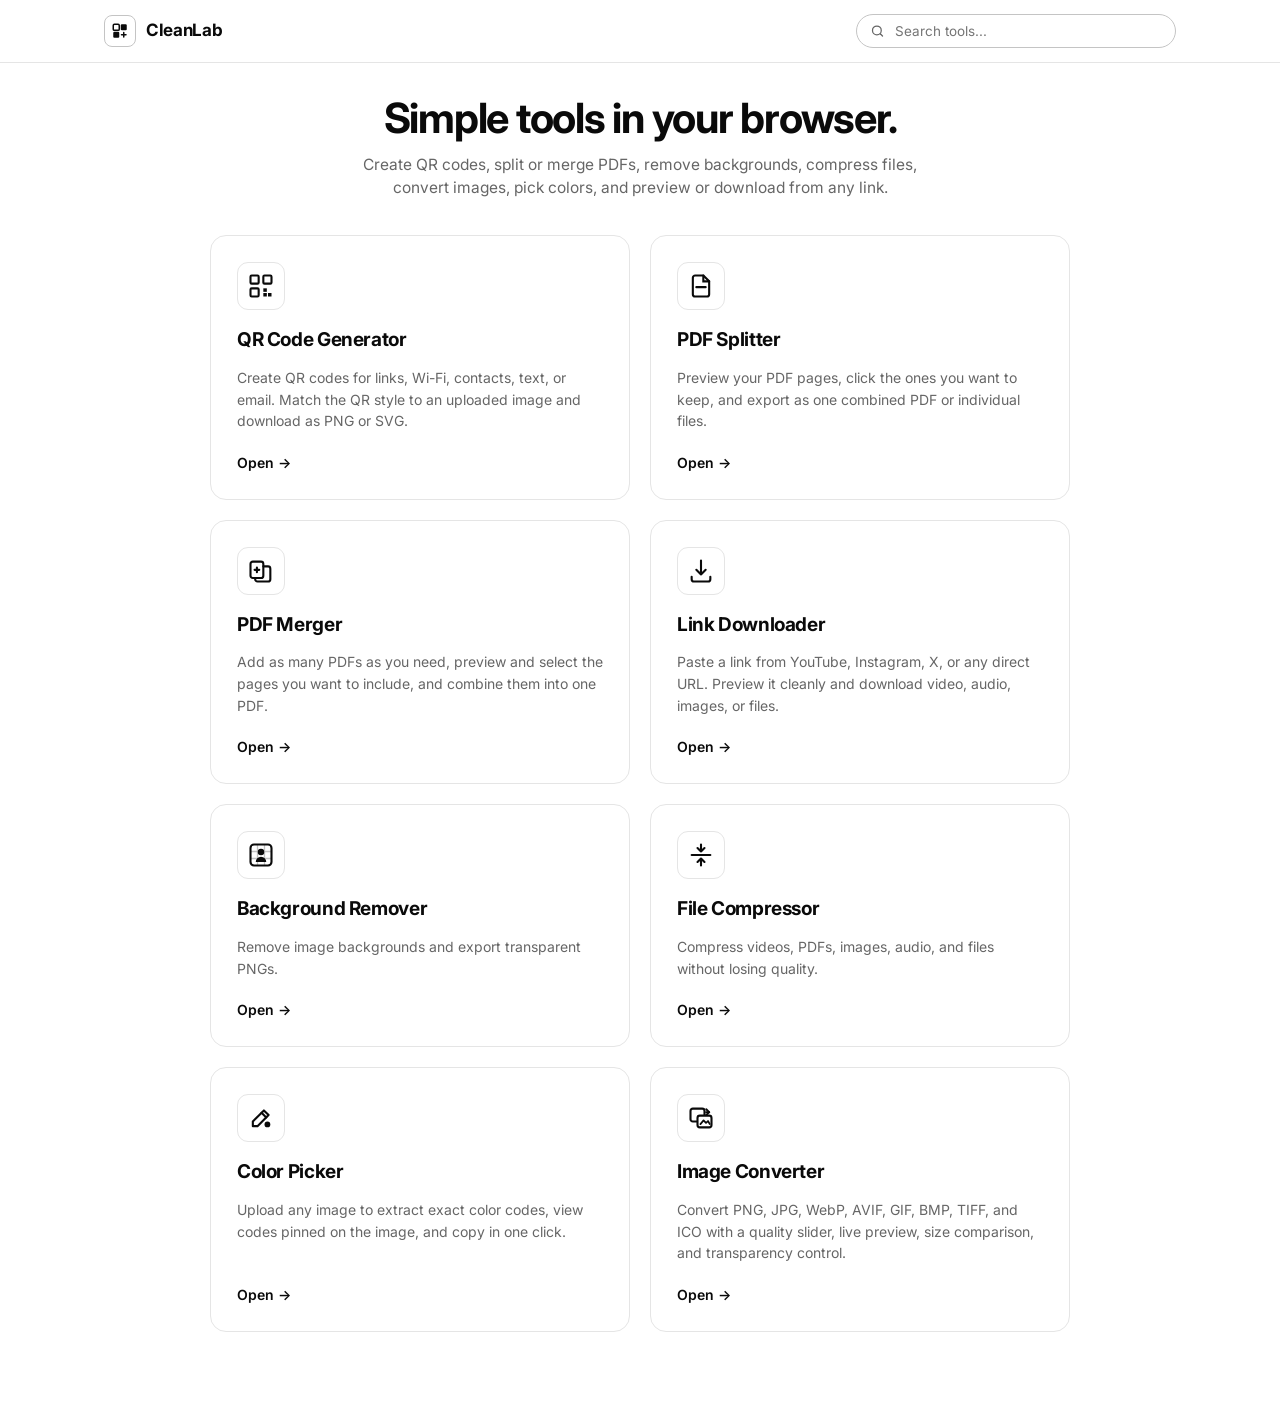
<file: frontend/index.html>
<!doctype html>
<html lang="en">
<head>
  <meta charset="utf-8" />
  <meta name="viewport" content="width=device-width, initial-scale=1, viewport-fit=cover" />
  <title>CleanLab — QR, PDF, Background Remover, Compressor, Image Converter, Color Picker &amp; Link Tools</title>
  <link rel="icon" type="image/svg+xml" href="data:image/svg+xml,%3Csvg xmlns='http://www.w3.org/2000/svg' viewBox='0 0 24 24' fill='none'%3E%3Crect x='2' y='2' width='20' height='20' rx='5' fill='%23ffffff' stroke='%230a0a0a' stroke-width='2'/%3E%3Crect x='6' y='6' width='5' height='5' fill='%230a0a0a'/%3E%3Crect x='13' y='6' width='5' height='5' fill='%230a0a0a'/%3E%3Crect x='6' y='13' width='5' height='5' fill='%230a0a0a'/%3E%3C/svg%3E" />
  <link rel="preconnect" href="https://fonts.googleapis.com" />
  <link rel="preconnect" href="https://fonts.gstatic.com" crossorigin />
  <link href="https://fonts.googleapis.com/css2?family=Inter:wght@400;500;600;700&display=swap" rel="stylesheet" />
  <link rel="stylesheet" href="style.css" />
</head>
<body>

  <!-- MINIMAL WHITE TOPBAR -->
  <header class="topbar">
    <div class="topbar-inner">
      <a class="brand-group" href="#home" id="brandHomeLink">
        <span class="brand-mark" aria-hidden="true">
          <svg width="18" height="18" viewBox="0 0 24 24" fill="none">
            <rect x="3" y="3" width="8" height="8" rx="1.5" stroke="#0a0a0a" stroke-width="2" />
            <rect x="13" y="3" width="8" height="8" rx="1.5" fill="#0a0a0a" />
            <rect x="3" y="13" width="8" height="8" rx="1.5" fill="#0a0a0a" />
            <path d="M14 17h6M17 14v6" stroke="#0a0a0a" stroke-width="2" stroke-linecap="round" />
          </svg>
        </span>
        <span class="brand-title">CleanLab</span>
      </a>

      <div id="homeSearchWrap" class="home-search-wrap">
        <svg class="home-search-icon" width="15" height="15" viewBox="0 0 24 24" fill="none" aria-hidden="true">
          <circle cx="11" cy="11" r="7" stroke="#666666" stroke-width="2" />
          <path d="m20 20-3.5-3.5" stroke="#666666" stroke-width="2" stroke-linecap="round" />
        </svg>
        <input id="homeSearchInput" class="text-input home-search-input" type="search" placeholder="Search tools..." aria-label="Search tools" />
      </div>

      <button type="button" id="navBackHomeBtn" class="btn btn-secondary btn-sm" style="display:none;">← Back</button>
    </div>
  </header>

  <main class="shell">

    <!-- ================================================================
         HOME: CLEAN FEATURE CARDS
         ================================================================ -->
    <section id="panel-home" class="panel active" aria-label="Home">
      <div class="hero">
        <h1>Simple tools in your browser.</h1>
        <p class="hero-desc">
          Create QR codes, split or merge PDFs, remove backgrounds, compress files, convert images, pick colors, and preview or download from any link.
        </p>
      </div>

      <div class="features-grid" id="homeFeaturesGrid">
        <article class="feature-card" data-navigate="qr" data-keywords="qr code generator link wifi contact text email png svg image" tabindex="0" role="button" aria-label="Open QR Code Generator">
          <div class="feature-icon" aria-hidden="true">
            <svg width="28" height="28" viewBox="0 0 24 24" fill="none">
              <rect x="3" y="3" width="7" height="7" rx="1" stroke="#0a0a0a" stroke-width="1.8"/>
              <rect x="14" y="3" width="7" height="7" rx="1" stroke="#0a0a0a" stroke-width="1.8"/>
              <rect x="3" y="14" width="7" height="7" rx="1" stroke="#0a0a0a" stroke-width="1.8"/>
              <rect x="14" y="14" width="3" height="3" fill="#0a0a0a"/>
              <rect x="18" y="18" width="3" height="3" fill="#0a0a0a"/>
              <rect x="14" y="18" width="3" height="3" fill="#0a0a0a"/>
            </svg>
          </div>
          <h2>QR Code Generator</h2>
          <p>Create QR codes for links, Wi-Fi, contacts, text, or email. Match the QR style to an uploaded image and download as PNG or SVG.</p>
          <span class="feature-link">Open →</span>
        </article>

        <article class="feature-card" data-navigate="pdf" data-keywords="pdf splitter split extract pages zip" tabindex="0" role="button" aria-label="Open PDF Splitter">
          <div class="feature-icon" aria-hidden="true">
            <svg width="28" height="28" viewBox="0 0 24 24" fill="none">
              <path d="M14 3H7a2 2 0 0 0-2 2v14a2 2 0 0 0 2 2h10a2 2 0 0 0 2-2V8l-5-5Z" stroke="#0a0a0a" stroke-width="1.8" stroke-linejoin="round"/>
              <path d="M14 3v5h5M8 13h8" stroke="#0a0a0a" stroke-width="1.8" stroke-linecap="round"/>
            </svg>
          </div>
          <h2>PDF Splitter</h2>
          <p>Preview your PDF pages, click the ones you want to keep, and export as one combined PDF or individual files.</p>
          <span class="feature-link">Open →</span>
        </article>

        <article class="feature-card" data-navigate="merge" data-keywords="pdf merger combine join multiple pdfs pages" tabindex="0" role="button" aria-label="Open PDF Merger">
          <div class="feature-icon" aria-hidden="true">
            <svg width="28" height="28" viewBox="0 0 24 24" fill="none">
              <rect x="3" y="4" width="11" height="14" rx="2" stroke="#0a0a0a" stroke-width="1.8"/>
              <path d="M14 8h4a2 2 0 0 1 2 2v9a2 2 0 0 1-2 2H9a2 2 0 0 1-2-2v-1" stroke="#0a0a0a" stroke-width="1.8" stroke-linecap="round"/>
              <path d="M6.5 11h4M8.5 9v4" stroke="#0a0a0a" stroke-width="1.8" stroke-linecap="round"/>
            </svg>
          </div>
          <h2>PDF Merger</h2>
          <p>Add as many PDFs as you need, preview and select the pages you want to include, and combine them into one PDF.</p>
          <span class="feature-link">Open →</span>
        </article>

        <article class="feature-card" data-navigate="link" data-keywords="link downloader youtube twitter x instagram video audio image mp4 mp3" tabindex="0" role="button" aria-label="Open Link Downloader">
          <div class="feature-icon" aria-hidden="true">
            <svg width="28" height="28" viewBox="0 0 24 24" fill="none">
              <path d="M12 3v12m0 0-4-4m4 4 4-4" stroke="#0a0a0a" stroke-width="1.8" stroke-linecap="round" stroke-linejoin="round"/>
              <path d="M4 17v2a2 2 0 0 0 2 2h12a2 2 0 0 0 2-2v-2" stroke="#0a0a0a" stroke-width="1.8" stroke-linecap="round"/>
            </svg>
          </div>
          <h2>Link Downloader</h2>
          <p>Paste a link from YouTube, Instagram, X, or any direct URL. Preview it cleanly and download video, audio, images, or files.</p>
          <span class="feature-link">Open →</span>
        </article>

        <article class="feature-card" data-navigate="bg" data-keywords="background remover remove bg transparent png cutout erase image photo" tabindex="0" role="button" aria-label="Open Background Remover">
          <div class="feature-icon" aria-hidden="true">
            <svg width="28" height="28" viewBox="0 0 24 24" fill="none">
              <rect x="3" y="3" width="18" height="18" rx="3" stroke="#0a0a0a" stroke-width="1.8"/>
              <path d="M9 3v18M15 3v18M3 9h18M3 15h18" stroke="#0a0a0a" stroke-width="1.1" opacity="0.25"/>
              <circle cx="12" cy="9.5" r="2.8" fill="#0a0a0a"/>
              <path d="M7.5 18a4.5 4.5 0 0 1 9 0" fill="#0a0a0a"/>
            </svg>
          </div>
          <h2>Background Remover</h2>
          <p>Remove image backgrounds and export transparent PNGs.</p>
          <span class="feature-link">Open →</span>
        </article>

        <article class="feature-card" data-navigate="compress" data-keywords="compressor compress reduce file size shrink video mp4 pdf image jpg png audio zip optimize lossless" tabindex="0" role="button" aria-label="Open File Compressor">
          <div class="feature-icon" aria-hidden="true">
            <svg width="28" height="28" viewBox="0 0 24 24" fill="none">
              <path d="M12 3v6m0 0-3-3m3 3 3-3M12 21v-6m0 0-3 3m3-3 3 3" stroke="#0a0a0a" stroke-width="1.8" stroke-linecap="round" stroke-linejoin="round"/>
              <path d="M4 12h16" stroke="#0a0a0a" stroke-width="1.8" stroke-linecap="round"/>
            </svg>
          </div>
          <h2>File Compressor</h2>
          <p>Compress videos, PDFs, images, audio, and files without losing quality.</p>
          <span class="feature-link">Open →</span>
        </article>

        <article class="feature-card" data-navigate="color" data-keywords="color picker palette eyedropper hex rgb hsl cmyk codes extract image photo" tabindex="0" role="button" aria-label="Open Color Picker">
          <div class="feature-icon" aria-hidden="true">
            <svg width="28" height="28" viewBox="0 0 24 24" fill="none">
              <path d="m14.5 5.5 4 4L9 19H5v-4l9.5-9.5Z" stroke="#0a0a0a" stroke-width="1.8" stroke-linejoin="round"/>
              <path d="m12.5 7.5 4 4" stroke="#0a0a0a" stroke-width="1.8" stroke-linecap="round"/>
              <circle cx="17.5" cy="17.5" r="2.5" fill="#0a0a0a"/>
            </svg>
          </div>
          <h2>Color Picker</h2>
          <p>Upload any image to extract exact color codes, view codes pinned on the image, and copy in one click.</p>
          <span class="feature-link">Open →</span>
        </article>

        <article class="feature-card" data-navigate="convert" data-keywords="image converter convert png jpg jpeg webp avif gif bmp tiff ico format quality transparency size" tabindex="0" role="button" aria-label="Open Image Converter">
          <div class="feature-icon" aria-hidden="true">
            <svg width="28" height="28" viewBox="0 0 24 24" fill="none">
              <rect x="3" y="4" width="12" height="11" rx="2" stroke="#0a0a0a" stroke-width="1.8"/>
              <path d="m16.5 4.5 2.5 2.5-2.5 2.5" stroke="#0a0a0a" stroke-width="1.7" stroke-linecap="round" stroke-linejoin="round"/>
              <path d="M19 7h-2.5" stroke="#0a0a0a" stroke-width="1.7" stroke-linecap="round"/>
              <rect x="9" y="10" width="12" height="10" rx="2" fill="#ffffff" stroke="#0a0a0a" stroke-width="1.8"/>
              <path d="M11.5 17.2 14.2 14l2.1 2.2 1.7-1.6 1.5 2.6" stroke="#0a0a0a" stroke-width="1.5" stroke-linecap="round" stroke-linejoin="round"/>
            </svg>
          </div>
          <h2>Image Converter</h2>
          <p>Convert PNG, JPG, WebP, AVIF, GIF, BMP, TIFF, and ICO with a quality slider, live preview, size comparison, and transparency control.</p>
          <span class="feature-link">Open →</span>
        </article>
      </div>

      <p id="homeSearchEmpty" class="empty-state" style="display:none;margin-top:28px;">No matching tools found.</p>
    </section>

    <!-- ================================================================
         TOOL 1: QR CODE GENERATOR
         ================================================================ -->
    <section id="panel-qr" class="panel" aria-label="QR Code Generator">
      <div class="page-head">
        <div class="title-with-help">
          <h2>QR Code Generator</h2>
          <div class="help-tip">
            <button type="button" class="help-trigger" aria-label="QR Code Generator guide">?</button>
            <div class="help-popover" role="tooltip">
              <strong>QR Code Guide</strong>
              <p>Pick a content tab, enter your details, and watch the live preview update automatically.</p>
              <p>Upload an image under <em>Image Style</em> to blend your image across the entire QR code while keeping it scannable.</p>
            </div>
          </div>
        </div>
      </div>

      <div class="studio-grid">
        <!-- LEFT: CONTROLS -->
        <div class="card">
          <div class="seg-tabs" id="qrModeTabs" role="tablist" aria-label="Content Type">
            <button type="button" class="seg-tab active" role="tab" aria-selected="true" data-qr-mode="url">Link</button>
            <button type="button" class="seg-tab" role="tab" aria-selected="false" data-qr-mode="wifi">Wi-Fi</button>
            <button type="button" class="seg-tab" role="tab" aria-selected="false" data-qr-mode="vcard">Contact</button>
            <button type="button" class="seg-tab" role="tab" aria-selected="false" data-qr-mode="text">Text</button>
            <button type="button" class="seg-tab" role="tab" aria-selected="false" data-qr-mode="email">Email</button>
          </div>

          <!-- Link -->
          <div id="qr-mode-url" class="subpanel active">
            <label class="field-label" for="qrUrlInput">Website Link</label>
            <div class="input-row">
              <input id="qrUrlInput" class="text-input" type="url" value="https://example.com" placeholder="https://example.com" />
              <button type="button" id="qrHttpsBtn" class="btn btn-secondary btn-sm">https://</button>
            </div>
          </div>

          <!-- Wi-Fi -->
          <div id="qr-mode-wifi" class="subpanel">
            <div class="two-col">
              <div>
                <label class="field-label" for="wifiSsid">Wi-Fi Name</label>
                <input id="wifiSsid" class="text-input" type="text" placeholder="Network name" />
              </div>
              <div>
                <label class="field-label" for="wifiPass">Password</label>
                <input id="wifiPass" class="text-input" type="password" placeholder="Password" />
              </div>
            </div>
            <div class="two-col" style="margin-top:14px;align-items:center;">
              <div>
                <label class="field-label" for="wifiSec">Security</label>
                <select id="wifiSec" class="text-input">
                  <option value="WPA" selected>WPA / WPA2</option>
                  <option value="WEP">WEP</option>
                  <option value="nopass">None</option>
                </select>
              </div>
              <label class="check-label" style="margin-top:20px;">
                <input type="checkbox" id="wifiHidden" />
                <span>Hidden network</span>
              </label>
            </div>
          </div>

          <!-- Contact -->
          <div id="qr-mode-vcard" class="subpanel">
            <div class="two-col">
              <div>
                <label class="field-label" for="vcName">Full Name</label>
                <input id="vcName" class="text-input" type="text" placeholder="Alex Morgan" />
              </div>
              <div>
                <label class="field-label" for="vcOrg">Company</label>
                <input id="vcOrg" class="text-input" type="text" placeholder="Optional" />
              </div>
              <div>
                <label class="field-label" for="vcPhone">Phone</label>
                <input id="vcPhone" class="text-input" type="tel" placeholder="+1 555 014 8820" />
              </div>
              <div>
                <label class="field-label" for="vcEmail">Email</label>
                <input id="vcEmail" class="text-input" type="email" placeholder="alex@example.com" />
              </div>
            </div>
          </div>

          <!-- Text -->
          <div id="qr-mode-text" class="subpanel">
            <label class="field-label" for="qrTextArea">Text</label>
            <textarea id="qrTextArea" class="text-input textarea" placeholder="Enter text or note..."></textarea>
          </div>

          <!-- Email -->
          <div id="qr-mode-email" class="subpanel">
            <div class="two-col">
              <div>
                <label class="field-label" for="emTo">To</label>
                <input id="emTo" class="text-input" type="email" placeholder="hello@example.com" />
              </div>
              <div>
                <label class="field-label" for="emSubject">Subject</label>
                <input id="emSubject" class="text-input" type="text" placeholder="Subject" />
              </div>
            </div>
            <div style="margin-top:14px;">
              <label class="field-label" for="emBody">Message</label>
              <textarea id="emBody" class="text-input textarea" style="min-height:72px;" placeholder="Optional message..."></textarea>
            </div>
          </div>

          <hr class="divider" />

          <!-- Size & Reliability -->
          <div class="two-col">
            <div>
              <div class="field-label-row">
                <label class="field-label" for="qrSizeSlider">Size</label>
                <span id="qrSizeLabel" class="muted-val">512 px</span>
              </div>
              <input id="qrSizeSlider" class="range-slider" type="range" min="256" max="1024" step="128" value="512" />
            </div>

            <div>
              <div class="field-label-row">
                <label class="field-label" for="qrEcSelect">Scan Reliability</label>
                <div class="help-tip">
                  <button type="button" class="help-trigger sm" aria-label="Scan reliability help">?</button>
                  <div class="help-popover" role="tooltip">
                    <strong>Scan Reliability</strong>
                    <p>Adds extra recovery data so the code still scans if smudged or styled with an image. Highest level is used automatically for custom images.</p>
                  </div>
                </div>
              </div>
              <select id="qrEcSelect" class="text-input">
                <option value="L">Simple (7%)</option>
                <option value="M" selected>Standard (15%)</option>
                <option value="Q">High (25%)</option>
                <option value="H">Best (30%)</option>
              </select>
            </div>
          </div>

          <!-- Colors -->
          <div class="control-block">
            <label class="field-label">Colors</label>
            <div class="swatch-row">
              <button type="button" class="swatch-btn active" data-fg="#0a0a0a" data-bg="#ffffff" title="Black"><span style="background:#0a0a0a;"></span></button>
              <button type="button" class="swatch-btn" data-fg="#1f2937" data-bg="#ffffff" title="Charcoal"><span style="background:#1f2937;"></span></button>
              <button type="button" class="swatch-btn" data-fg="#1d4ed8" data-bg="#ffffff" title="Blue"><span style="background:#1d4ed8;"></span></button>
              <button type="button" class="swatch-btn" data-fg="#0f766e" data-bg="#ffffff" title="Teal"><span style="background:#0f766e;"></span></button>
              <button type="button" class="swatch-btn" data-fg="#9f1239" data-bg="#ffffff" title="Crimson"><span style="background:#9f1239;"></span></button>

              <div class="color-pickers">
                <label class="color-chip">
                  <input type="color" id="qrFgColor" value="#0a0a0a" />
                  <span>Code</span>
                </label>
                <label class="color-chip">
                  <input type="color" id="qrBgColor" value="#ffffff" />
                  <span>Background</span>
                </label>
              </div>
            </div>
          </div>

          <div id="qrContrastAlert" class="alert-box">
            Low contrast — phones may struggle to scan these colors.
          </div>

          <div class="checks-row">
            <label class="check-label">
              <input type="checkbox" id="qrMarginCheck" checked />
              <span>White border</span>
            </label>
            <label class="check-label">
              <input type="checkbox" id="qrRoundCheck" />
              <span>Rounded dots</span>
            </label>
          </div>

          <hr class="divider" />

          <!-- Image Style (Match QR to Uploaded Image) -->
          <div class="control-block">
            <div class="field-label-row">
              <label class="field-label">Image Style (Optional)</label>
              <div class="help-tip">
                <button type="button" class="help-trigger sm" aria-label="Image style help">?</button>
                <div class="help-popover" role="tooltip">
                  <strong>Image-Aligned QR</strong>
                  <p>Upload any image to reshape the QR pattern around it:</p>
                  <p><strong>Full Image:</strong> Blends your photo across the entire QR code.<br/><strong>Color Mosaic:</strong> Colors the QR dots using your image.<br/><strong>Center Logo:</strong> Places a clean icon in the center.</p>
                </div>
              </div>
            </div>

            <div class="image-upload-row">
              <input type="file" id="qrLogoFileInput" accept="image/*" hidden />
              <button type="button" id="qrLogoUploadBtn" class="btn btn-secondary">Upload Image</button>
              <div id="qrLogoPreviewChip" class="logo-chip" style="display:none;">
                <img id="qrLogoThumb" alt="Uploaded QR image" />
                <button type="button" id="qrLogoClearBtn" class="btn-link">Remove</button>
              </div>
            </div>

            <div id="qrImageOptions" class="image-options" style="display:none;">
              <div class="seg-tabs compact" id="qrImgModeTabs" role="tablist" aria-label="Image Mode">
                <button type="button" class="seg-tab active" data-img-mode="blend">Full Image</button>
                <button type="button" class="seg-tab" data-img-mode="mosaic">Color Mosaic</button>
                <button type="button" class="seg-tab" data-img-mode="center">Center Logo</button>
              </div>

              <div id="qrBlendSliderWrap" style="margin-top:12px;">
                <div class="field-label-row">
                  <label class="field-label" for="qrBlendSlider">Image Visibility</label>
                  <span id="qrBlendLabel" class="muted-val">80%</span>
                </div>
                <input id="qrBlendSlider" class="range-slider" type="range" min="40" max="100" step="5" value="80" />
              </div>
            </div>
          </div>
        </div>

        <!-- RIGHT: LIVE PREVIEW & DOWNLOADS -->
        <aside class="qr-pedestal">
          <div class="card preview-card">
            <div class="qr-canvas-wrap">
              <div id="qrPreviewMount">
                <canvas id="qrPreviewCanvas" width="512" height="512" aria-label="QR Code Preview"></canvas>
              </div>
              <div id="qrEmptyState" class="empty-state" style="display:none;">
                Enter content on the left to preview.
              </div>
            </div>

            <div id="qrPayloadPreview" class="payload-preview">
              https://example.com
            </div>

            <div class="export-row">
              <button type="button" id="qrDownloadPng" class="btn btn-primary">Download PNG</button>
              <button type="button" id="qrDownloadSvg" class="btn btn-secondary">Download SVG</button>
              <button type="button" id="qrCopyBtn" class="btn btn-secondary">Copy Image</button>
            </div>
          </div>
        </aside>
      </div>
    </section>

    <!-- ================================================================
         TOOL 2: PDF SPLITTER (PICK PAGES ONLY)
         ================================================================ -->
    <section id="panel-pdf" class="panel" aria-label="PDF Splitter">
      <div class="page-head">
        <div class="title-with-help">
          <h2>PDF Splitter</h2>
          <div class="help-tip">
            <button type="button" class="help-trigger" aria-label="PDF Splitter guide">?</button>
            <div class="help-popover" role="tooltip">
              <strong>PDF Splitter Guide</strong>
              <p>Upload any PDF to view its pages as thumbnails.</p>
              <p>Click the pages you want to pick (or type ranges like <code>1-3, 5</code>), choose whether to save them combined or separately, and click <strong>Split PDF</strong>.</p>
            </div>
          </div>
        </div>
      </div>

      <!-- STEP 1: DROPZONE -->
      <div id="pdfDropzone" class="dropzone">
        <input type="file" id="pdfFileInput" accept="application/pdf" hidden />
        <p class="dropzone-title">Drop your PDF here, or choose a file</p>
        <div class="dropzone-actions">
          <button type="button" id="pdfBrowseBtn" class="btn btn-primary">Choose PDF File</button>
          <button type="button" id="pdfSampleBtn" class="btn btn-secondary">Try Sample PDF</button>
        </div>
      </div>

      <!-- FILE INFO -->
      <div id="pdfFileBanner" class="file-banner">
        <div class="file-meta">
          <strong id="pdfFileName">document.pdf</strong>
          <span id="pdfPageBadge" class="muted-val">0 pages</span>
          <span id="pdfFileSize" class="muted-val">0 KB</span>
        </div>
        <button type="button" id="pdfReplaceBtn" class="btn btn-secondary btn-sm">Change File</button>
      </div>

      <!-- STEP 2: PICK PAGES WORKSPACE -->
      <div id="pdfWorkspace" class="pdf-workspace">
        <!-- LEFT: PAGE GRID -->
        <div class="card">
          <div class="field-label-row" style="margin-bottom:12px;">
            <span class="field-label" style="margin:0;">Click pages to pick</span>
            <span id="pdfThumbStatus" class="muted-val">Loading...</span>
          </div>
          <div id="pdfThumbGrid" class="thumb-grid"></div>
        </div>

        <!-- RIGHT: EXPORT SETTINGS -->
        <div class="card">
          <div class="control-block">
            <div class="field-label-row">
              <label class="field-label" for="pdfExprInput">Selected Pages</label>
              <span class="muted-val">e.g. 1-3, 5</span>
            </div>
            <input id="pdfExprInput" class="text-input" type="text" placeholder="Click pages or type numbers..." />
          </div>

          <div class="control-block">
            <label class="field-label">Save As</label>
            <div class="radio-stack">
              <label class="check-label">
                <input type="radio" name="pdfPickOutput" value="single" checked />
                <span>One combined PDF</span>
              </label>
              <label class="check-label">
                <input type="radio" name="pdfPickOutput" value="individual" />
                <span>One PDF per selected page</span>
              </label>
            </div>
          </div>

          <div class="control-block">
            <label class="field-label" for="pdfPrefixInput">File Name</label>
            <input id="pdfPrefixInput" class="text-input" type="text" value="split" placeholder="document" />
          </div>

          <div class="control-block">
            <label class="check-label">
              <input type="checkbox" id="pdfZipCheck" checked />
              <span>Save multiple files as ZIP</span>
            </label>
          </div>

          <div id="pdfPlanSummary" class="summary-box">
            Pick at least one page to split.
          </div>

          <div id="pdfErrorBox" class="alert-box"></div>

          <button type="button" id="pdfSplitBtn" class="btn btn-primary" style="width:100%;">Split PDF</button>

          <div id="pdfProgressStage" class="progress-wrap" style="display:none;">
            <div class="progress-track">
              <div id="pdfProgressFill" class="progress-fill"></div>
            </div>
            <p id="pdfProgressText" class="muted-val" style="margin:8px 0 0;">Preparing files...</p>
          </div>

          <div id="pdfResultsDeck" class="results-deck" style="display:none;">
            <div class="field-label-row" style="margin-bottom:10px;">
              <span class="field-label" style="margin:0;">Downloads</span>
              <span id="pdfResultCount" class="muted-val">0 files</span>
            </div>
            <div id="pdfZipRow" style="margin-bottom:10px;">
              <button type="button" id="pdfDownloadZipBtn" class="btn btn-primary" style="width:100%;">Download All (.zip)</button>
            </div>
            <div id="pdfResultsList" class="results-list"></div>
          </div>
        </div>
      </div>
    </section>

    <!-- ================================================================
         TOOL 3: PDF MERGER (ADD MULTIPLE PDFS & PICK PAGES)
         ================================================================ -->
    <section id="panel-merge" class="panel" aria-label="PDF Merger">
      <div class="page-head">
        <div class="title-with-help">
          <h2>PDF Merger</h2>
          <div class="help-tip">
            <button type="button" class="help-trigger" aria-label="PDF Merger guide">?</button>
            <div class="help-popover" role="tooltip">
              <strong>PDF Merger Guide</strong>
              <p>Add as many PDF files as you need. Every page loads as a preview on the left.</p>
              <p>Click pages to pick or skip them (or type ranges like <code>1-3, 5</code>), reorder files with ↑ / ↓, and click <strong>Merge PDF</strong> to save one combined file.</p>
            </div>
          </div>
        </div>
      </div>

      <!-- STEP 1: DROPZONE -->
      <div id="mergeDropzone" class="dropzone">
        <input type="file" id="mergeFileInput" accept="application/pdf" multiple hidden />
        <p class="dropzone-title">Drop PDF files here, or add files</p>
        <div class="dropzone-actions">
          <button type="button" id="mergeBrowseBtn" class="btn btn-primary">Add PDF Files</button>
          <button type="button" id="mergeSampleBtn" class="btn btn-secondary">Try Sample PDFs</button>
        </div>
      </div>

      <!-- TOP BAR ONCE FILES ARE ADDED -->
      <div id="mergeFileBanner" class="file-banner">
        <div class="file-meta">
          <strong id="mergeBannerCount">0 PDFs added</strong>
          <span id="mergeBannerPages" class="muted-val">0 total pages</span>
        </div>
        <button type="button" id="mergeAddMoreBtn" class="btn btn-secondary btn-sm">+ Add More PDFs</button>
      </div>

      <!-- STEP 2: PICK PAGES & MERGE WORKSPACE -->
      <div id="mergeWorkspace" class="pdf-workspace">
        <!-- LEFT: MULTI-PDF PAGE GRID -->
        <div class="card">
          <div class="field-label-row" style="margin-bottom:12px;">
            <span class="field-label" style="margin:0;">Click pages to include</span>
            <span id="mergeThumbStatus" class="muted-val">Ready</span>
          </div>
          <div id="mergeGroupsWrap" class="merge-groups-wrap"></div>
        </div>

        <!-- RIGHT: FILE ORDER & COMBINED EXPORT -->
        <div class="card">
          <div class="field-label-row" style="margin-bottom:10px;">
            <span class="field-label" style="margin:0;">Files &amp; Page Ranges</span>
            <span class="muted-val">e.g. 1-3, 5</span>
          </div>
          <div id="mergeFilesList" class="merge-files-list"></div>

          <div class="control-block">
            <label class="field-label" for="mergeOutputName">File Name</label>
            <input id="mergeOutputName" class="text-input" type="text" value="merged" placeholder="merged" />
          </div>

          <div id="mergePlanSummary" class="summary-box">
            Add at least one PDF file to merge.
          </div>

          <div id="mergeErrorBox" class="alert-box"></div>

          <button type="button" id="mergeRunBtn" class="btn btn-primary" style="width:100%;">Merge PDF</button>

          <div id="mergeProgressStage" class="progress-wrap" style="display:none;">
            <div class="progress-track">
              <div id="mergeProgressFill" class="progress-fill"></div>
            </div>
            <p id="mergeProgressText" class="muted-val" style="margin:8px 0 0;">Preparing pages...</p>
          </div>

          <div id="mergeResultsDeck" class="results-deck" style="display:none;">
            <div class="field-label-row" style="margin-bottom:10px;">
              <span class="field-label" style="margin:0;">Download</span>
              <span id="mergeResultMeta" class="muted-val"></span>
            </div>
            <button type="button" id="mergeDownloadBtn" class="btn btn-primary" style="width:100%;">Download Merged PDF</button>
          </div>
        </div>
      </div>
    </section>

    <!-- ================================================================
         TOOL 4: LINK DOWNLOADER
         ================================================================ -->
    <section id="panel-link" class="panel" aria-label="Link Downloader">
      <div class="page-head">
        <div class="title-with-help">
          <h2>Link Downloader</h2>
          <div class="help-tip">
            <button type="button" class="help-trigger" aria-label="Link Downloader guide">?</button>
            <div class="help-popover" role="tooltip">
              <strong>Link Downloader Guide</strong>
              <p>Paste any URL (YouTube, Instagram, X/Twitter, TikTok, or a direct video, audio, image, or PDF link) and click <strong>Fetch</strong>.</p>
              <p>Preview the content right on screen, then pick a format to download.</p>
            </div>
          </div>
        </div>
      </div>

      <div class="card link-search-card">
        <label class="field-label" for="linkUrlInput">Paste any link</label>
        <form id="linkFetchForm" class="input-row">
          <input id="linkUrlInput" class="text-input" type="url" placeholder="https://www.youtube.com/watch?v=... or any media/file URL" required />
          <button type="submit" id="linkFetchBtn" class="btn btn-primary">Fetch</button>
        </form>

        <div id="linkProgressWrap" class="progress-wrap" style="display:none;">
          <div class="progress-track">
            <div id="linkProgressFill" class="progress-fill"></div>
          </div>
          <p id="linkProgressText" class="muted-val" style="margin:8px 0 0;">Fetching link...</p>
        </div>

        <div id="linkErrorBox" class="alert-box"></div>
      </div>

      <div id="linkResultWrap" class="studio-grid" style="display:none;margin-top:20px;">
        <!-- LEFT: PREVIEW STAGE -->
        <div class="card">
          <div class="field-label-row" style="margin-bottom:12px;">
            <span class="field-label" style="margin:0;">Preview</span>
            <span id="linkKindMeta" class="muted-val"></span>
          </div>
          <div id="linkPreviewTabs" class="seg-tabs compact" style="display:none;margin-bottom:12px;" role="tablist" aria-label="Preview mode"></div>
          <div id="linkPreviewBox" class="link-preview-box"></div>
        </div>

        <!-- RIGHT: DETAILS & DOWNLOAD FORMATS -->
        <div class="card">
          <div id="linkPlatformLine" class="muted-val" style="margin-bottom:4px;"></div>
          <h3 id="linkTitle" class="link-result-title"></h3>
          <p id="linkSubLine" class="muted-val" style="margin:4px 0 16px;"></p>

          <hr class="divider" style="margin:16px 0;" />

          <label class="field-label">Choose Format</label>
          <div id="linkFilterTabs" class="seg-tabs compact" style="display:none;margin-bottom:12px;" role="tablist" aria-label="Filter formats"></div>
          <div id="linkOptionsList" class="results-list"></div>
        </div>
      </div>
    </section>

    <!-- ================================================================
         TOOL 5: BACKGROUND REMOVER
         ================================================================ -->
    <section id="panel-bg" class="panel" aria-label="Background Remover">
      <div class="page-head">
        <div class="title-with-help">
          <h2>Background Remover</h2>
          <div class="help-tip">
            <button type="button" class="help-trigger" aria-label="Background Remover guide">?</button>
            <div class="help-popover" role="tooltip">
              <strong>Background Remover Guide</strong>
              <p>Upload or paste any JPG, PNG, or WebP photo. High-precision subject detection removes the background automatically at full resolution.</p>
              <p>Use <strong>Cutout</strong>, <strong>Compare</strong>, or backdrop swatches to check hair and edges, then export your transparent PNG.</p>
            </div>
          </div>
        </div>
      </div>

      <!-- STEP 1: DROPZONE -->
      <div id="bgDropzone" class="dropzone">
        <input type="file" id="bgFileInput" accept="image/*" hidden />
        <p class="dropzone-title">Drop your image here, or choose a photo</p>
        <div class="dropzone-actions">
          <button type="button" id="bgBrowseBtn" class="btn btn-primary">Choose Image</button>
          <button type="button" id="bgSampleBtn" class="btn btn-secondary">Try Sample Photo</button>
        </div>
      </div>

      <!-- FILE INFO -->
      <div id="bgFileBanner" class="file-banner">
        <div class="file-meta">
          <strong id="bgFileName">photo.png</strong>
          <span id="bgDimBadge" class="muted-val">0 × 0</span>
          <span id="bgSizeBadge" class="muted-val">0 KB</span>
        </div>
        <button type="button" id="bgReplaceBtn" class="btn btn-secondary btn-sm">Change Image</button>
      </div>

      <!-- STEP 2: STUDIO WORKSPACE -->
      <div id="bgWorkspace" class="pdf-workspace">
        <!-- LEFT: PREVIEW STAGE -->
        <div class="card">
          <div class="field-label-row" style="margin-bottom:12px;">
            <span class="field-label" style="margin:0;">Preview</span>
            <span id="bgResultMeta" class="muted-val">Waiting...</span>
          </div>

          <div id="bgPreviewTabs" class="seg-tabs compact" style="margin-bottom:12px;" role="tablist" aria-label="Preview view">
            <button type="button" class="seg-tab active" data-bg-view="cutout">Cutout</button>
            <button type="button" class="seg-tab" data-bg-view="compare">Compare</button>
            <button type="button" class="seg-tab" data-bg-view="original">Original</button>
          </div>

          <div id="bgPreviewStage" class="bg-preview-stage bg-checker">
            <img id="bgCutoutImg" class="bg-stage-img" alt="Transparent cutout preview" />
            <div id="bgCompareWrap" class="bg-compare-wrap" style="display:none;">
              <img id="bgCompareCutoutImg" class="bg-compare-img" alt="Cutout comparison" />
              <div id="bgCompareOverlay" class="bg-compare-overlay">
                <img id="bgCompareOrigImg" class="bg-compare-img" alt="Original comparison" />
              </div>
              <div id="bgCompareLine" class="bg-compare-line" aria-hidden="true">
                <span class="bg-compare-handle">↔</span>
              </div>
              <input id="bgCompareSlider" class="bg-compare-range" type="range" min="0" max="100" value="50" aria-label="Compare original and cutout" />
            </div>
            <img id="bgOriginalImg" class="bg-stage-img" style="display:none;" alt="Original photo preview" />
          </div>

          <div class="bg-backdrop-bar">
            <span class="muted-val">Backdrop</span>
            <div class="bg-swatch-row" role="group" aria-label="Preview backdrop">
              <button type="button" class="bg-swatch active bg-swatch-checker" data-backdrop="checker" title="Transparent checkerboard" aria-label="Transparent checkerboard"></button>
              <button type="button" class="bg-swatch" data-backdrop="#ffffff" style="background:#ffffff;" title="White" aria-label="White backdrop"></button>
              <button type="button" class="bg-swatch" data-backdrop="#0a0a0a" style="background:#0a0a0a;" title="Black" aria-label="Black backdrop"></button>
              <button type="button" class="bg-swatch" data-backdrop="#e5e7eb" style="background:#e5e7eb;" title="Light gray" aria-label="Gray backdrop"></button>
              <label class="bg-swatch-picker" title="Custom backdrop color">
                <input id="bgBackdropColor" type="color" value="#f3f4f6" aria-label="Custom backdrop color" />
              </label>
            </div>
          </div>
        </div>

        <!-- RIGHT: QUALITY SETTINGS & EXPORT -->
        <div class="card">
          <div class="control-block" style="margin-top:0;">
            <label class="field-label">Detection Mode</label>
            <div id="bgModeTabs" class="seg-tabs compact" role="tablist" aria-label="Detection mode">
              <button type="button" class="seg-tab active" data-bg-mode="high">High Detail</button>
              <button type="button" class="seg-tab" data-bg-mode="portrait">Portrait</button>
              <button type="button" class="seg-tab" data-bg-mode="fast">Fast</button>
            </div>
          </div>

          <div class="control-block">
            <label class="check-label">
              <input type="checkbox" id="bgRefineCheck" checked />
              <span>Refine fine edges &amp; hair</span>
            </label>
          </div>

          <div class="control-block">
            <label class="field-label">Export Background</label>
            <div class="radio-stack">
              <label class="check-label">
                <input type="radio" name="bgExportFill" value="transparent" checked />
                <span>Transparent PNG</span>
              </label>
              <label class="check-label">
                <input type="radio" name="bgExportFill" value="solid" />
                <span>Solid Color PNG</span>
              </label>
            </div>
            <div id="bgExportColorRow" class="color-row" style="display:none;margin-top:10px;">
              <input id="bgExportColor" type="color" value="#ffffff" aria-label="Export fill color" />
              <span id="bgExportColorHex" class="muted-val">#ffffff</span>
            </div>
          </div>

          <div class="control-block">
            <label class="field-label" for="bgOutputName">File Name</label>
            <input id="bgOutputName" class="text-input" type="text" value="cutout" placeholder="image-nobg" />
          </div>

          <div id="bgErrorBox" class="alert-box"></div>

          <button type="button" id="bgProcessBtn" class="btn btn-secondary" style="width:100%;">Re-process Cutout</button>

          <div id="bgProgressStage" class="progress-wrap" style="display:none;">
            <div class="progress-track">
              <div id="bgProgressFill" class="progress-fill"></div>
            </div>
            <p id="bgProgressText" class="muted-val" style="margin:8px 0 0;">Preparing photo...</p>
          </div>

          <div id="bgResultsDeck" class="results-deck" style="display:none;">
            <div class="field-label-row" style="margin-bottom:10px;">
              <span class="field-label" style="margin:0;">Export</span>
              <span id="bgExportSize" class="muted-val">PNG</span>
            </div>
            <div style="display:flex;flex-direction:column;gap:8px;">
              <button type="button" id="bgDownloadBtn" class="btn btn-primary" style="width:100%;">Download Transparent PNG</button>
              <button type="button" id="bgCopyBtn" class="btn btn-secondary" style="width:100%;">Copy PNG to Clipboard</button>
            </div>
          </div>
        </div>
      </div>
    </section>

    <!-- ================================================================
         TOOL 6: FILE COMPRESSOR (VIDEO, PDF, IMAGE, AUDIO, ANY FILE)
         ================================================================ -->
    <section id="panel-compress" class="panel" aria-label="File Compressor">
      <div class="page-head">
        <div class="title-with-help">
          <h2>File Compressor</h2>
          <div class="help-tip">
            <button type="button" class="help-trigger" aria-label="File Compressor guide">?</button>
            <div class="help-popover" role="tooltip">
              <strong>File Compressor Guide</strong>
              <p>Upload any video, PDF, image, audio track, or general document.</p>
              <p>Choose <strong>Lossless / Max</strong> or <strong>Balanced</strong> to shrink file size without visible quality loss, verify the preview, and download immediately.</p>
            </div>
          </div>
        </div>
      </div>

      <!-- STEP 1: DROPZONE -->
      <div id="compDropzone" class="dropzone">
        <input type="file" id="compFileInput" hidden />
        <p class="dropzone-title">Drop any file here — video, PDF, image, audio, or document</p>
        <div class="dropzone-actions">
          <button type="button" id="compBrowseBtn" class="btn btn-primary">Choose File</button>
          <button type="button" id="compSampleBtn" class="btn btn-secondary">Try Sample File</button>
        </div>
      </div>

      <!-- FILE INFO BANNER -->
      <div id="compFileBanner" class="file-banner">
        <div class="file-meta">
          <strong id="compFileName">file</strong>
          <span id="compTypeBadge" class="muted-val">File</span>
          <span id="compOrigBadge" class="muted-val">0 KB</span>
        </div>
        <button type="button" id="compReplaceBtn" class="btn btn-secondary btn-sm">Change File</button>
      </div>

      <!-- STEP 2: COMPRESSOR WORKSPACE -->
      <div id="compWorkspace" class="pdf-workspace">
        <!-- LEFT: OUTPUT PREVIEW & SIZE STATS -->
        <div class="card">
          <div class="field-label-row" style="margin-bottom:12px;">
            <span class="field-label" style="margin:0;">Preview &amp; Savings</span>
            <span id="compNoteMeta" class="muted-val">Ready</span>
          </div>

          <div id="compPreviewBox" class="link-preview-box"></div>

          <div id="compStatsGrid" class="comp-stats-grid" style="display:none;">
            <div class="comp-stat-card">
              <span class="muted-val">Original</span>
              <strong id="compStatOrig">—</strong>
            </div>
            <div class="comp-stat-card">
              <span class="muted-val">Compressed</span>
              <strong id="compStatNew">—</strong>
            </div>
            <div class="comp-stat-card">
              <span class="muted-val">Saved</span>
              <strong id="compStatSaved">—</strong>
            </div>
          </div>
        </div>

        <!-- RIGHT: QUALITY PRESET & DOWNLOAD -->
        <div class="card">
          <div class="control-block" style="margin-top:0;">
            <label class="field-label">Compression Quality</label>
            <div id="compPresetTabs" class="seg-tabs compact" role="tablist" aria-label="Compression quality">
              <button type="button" class="seg-tab" data-comp-level="lossless">Lossless / Max</button>
              <button type="button" class="seg-tab active" data-comp-level="balanced">Balanced</button>
              <button type="button" class="seg-tab" data-comp-level="compact">Small</button>
            </div>
          </div>

          <div id="compImgFmtBlock" class="control-block" style="display:none;">
            <label class="field-label">Image Format</label>
            <div class="radio-stack">
              <label class="check-label">
                <input type="radio" name="compImgFmt" value="auto" checked />
                <span>Keep original format</span>
              </label>
              <label class="check-label">
                <input type="radio" name="compImgFmt" value="webp" />
                <span>WebP (smallest visually lossless size)</span>
              </label>
            </div>
          </div>

          <div class="control-block">
            <label class="field-label" for="compOutputName">File Name</label>
            <input id="compOutputName" class="text-input" type="text" value="compressed" placeholder="file-compressed" />
          </div>

          <div id="compErrorBox" class="alert-box"></div>

          <button type="button" id="compRunBtn" class="btn btn-secondary" style="width:100%;">Re-compress File</button>

          <div id="compProgressStage" class="progress-wrap" style="display:none;">
            <div class="progress-track">
              <div id="compProgressFill" class="progress-fill"></div>
            </div>
            <p id="compProgressText" class="muted-val" style="margin:8px 0 0;">Analyzing file...</p>
          </div>

          <div id="compResultsDeck" class="results-deck" style="display:none;">
            <div class="field-label-row" style="margin-bottom:10px;">
              <span class="field-label" style="margin:0;">Export</span>
              <span id="compExportMeta" class="muted-val">Ready</span>
            </div>
            <button type="button" id="compDownloadBtn" class="btn btn-primary" style="width:100%;">Download Compressed File</button>
          </div>
        </div>
      </div>
    </section>

    <!-- ================================================================
         TOOL 7: COLOR PICKER (PALETTE DETECTOR + ON-IMAGE PINS + EYEDROPPER)
         ================================================================ -->
    <section id="panel-color" class="panel" aria-label="Color Picker">
      <div class="page-head">
        <div class="title-with-help">
          <h2>Color Picker</h2>
          <div class="help-tip">
            <button type="button" class="help-trigger" aria-label="Color Picker guide">?</button>
            <div class="help-popover" role="tooltip">
              <strong>Color Picker Guide</strong>
              <p>Upload, drag-and-drop, or paste any image to extract its dominant colors with codes pinned right over the preview.</p>
              <p>Hover to inspect pixels with the loupe, click anywhere on the image to pick an exact pixel color, and click <strong>Copy</strong> on any HEX, RGB, HSL, or CMYK code.</p>
            </div>
          </div>
        </div>
      </div>

      <!-- STEP 1: DROPZONE -->
      <div id="colorDropzone" class="dropzone">
        <input type="file" id="colorFileInput" accept="image/*" hidden />
        <p class="dropzone-title">Drop any image here, or choose a photo</p>
        <div class="dropzone-actions">
          <button type="button" id="colorBrowseBtn" class="btn btn-primary">Choose Image</button>
          <button type="button" id="colorSampleBtn" class="btn btn-secondary">Try Sample Image</button>
        </div>
      </div>

      <!-- FILE BANNER -->
      <div id="colorFileBanner" class="file-banner">
        <div class="file-meta">
          <strong id="colorFileName">photo.png</strong>
          <span id="colorDimBadge" class="muted-val">0 × 0</span>
        </div>
        <button type="button" id="colorReplaceBtn" class="btn btn-secondary btn-sm">Change Image</button>
      </div>

      <!-- STEP 2: INTERACTIVE WORKSPACE -->
      <div id="colorWorkspace" class="pdf-workspace">
        <!-- LEFT: INTERACTIVE IMAGE PREVIEW WITH PINNED CODES & LOUPE -->
        <div class="card">
          <div class="field-label-row" style="margin-bottom:10px;">
            <span class="field-label" style="margin:0;">Preview</span>
            <span id="colorHoverMeta" class="muted-val">Click image to pick a pixel color</span>
          </div>

          <div class="color-preview-toolbar">
            <div id="colorFmtTabs" class="seg-tabs compact" role="tablist" aria-label="Color format">
              <button type="button" class="seg-tab active" data-fmt="hex">HEX</button>
              <button type="button" class="seg-tab" data-fmt="rgb">RGB</button>
              <button type="button" class="seg-tab" data-fmt="hsl">HSL</button>
              <button type="button" class="seg-tab" data-fmt="cmyk">CMYK</button>
            </div>
            <label class="check-label color-pins-toggle">
              <input type="checkbox" id="colorShowPinsCheck" checked />
              <span>Show codes on image</span>
            </label>
          </div>

          <div class="color-stage-wrap">
            <div id="colorImageFrame" class="color-image-frame">
              <canvas id="colorImageCanvas" aria-label="Interactive color picker canvas"></canvas>
              <div id="colorPinsLayer" class="color-pins-layer" aria-label="Detected color pins"></div>
              <div id="colorLoupe" class="color-loupe" style="display:none;" aria-hidden="true">
                <canvas id="colorLoupeCanvas" width="90" height="90"></canvas>
                <span id="colorLoupeCode" class="color-loupe-code">#000000</span>
              </div>
            </div>
          </div>
        </div>

        <!-- RIGHT: SELECTED COLOR INSPECTOR & EXTRACTED PALETTE -->
        <div class="card">
          <div class="field-label-row" style="margin-bottom:10px;">
            <span class="field-label" style="margin:0;">Selected Color</span>
            <span id="colorSelectedRole" class="muted-val">Dominant</span>
          </div>

          <div class="color-hero-card">
            <div class="color-hero-head">
              <div id="colorActiveSwatch" class="color-hero-swatch"></div>
              <div class="color-hero-meta">
                <strong id="colorActiveMainCode">#000000</strong>
                <span id="colorActiveSub" class="muted-val">Click Copy below or pick on image</span>
              </div>
            </div>

            <div class="color-code-grid" id="colorInspectorRows">
              <div class="color-code-row">
                <span class="color-code-key">HEX</span>
                <code id="colorCodeHex" class="color-code-val">#000000</code>
                <button type="button" class="btn btn-secondary btn-sm color-copy-btn" data-copy-fmt="hex">Copy</button>
              </div>
              <div class="color-code-row">
                <span class="color-code-key">RGB</span>
                <code id="colorCodeRgb" class="color-code-val">rgb(0, 0, 0)</code>
                <button type="button" class="btn btn-secondary btn-sm color-copy-btn" data-copy-fmt="rgb">Copy</button>
              </div>
              <div class="color-code-row">
                <span class="color-code-key">HSL</span>
                <code id="colorCodeHsl" class="color-code-val">hsl(0, 0%, 0%)</code>
                <button type="button" class="btn btn-secondary btn-sm color-copy-btn" data-copy-fmt="hsl">Copy</button>
              </div>
              <div class="color-code-row">
                <span class="color-code-key">CMYK</span>
                <code id="colorCodeCmyk" class="color-code-val">cmyk(0%, 0%, 0%, 100%)</code>
                <button type="button" class="btn btn-secondary btn-sm color-copy-btn" data-copy-fmt="cmyk">Copy</button>
              </div>
            </div>
          </div>

          <div class="control-block">
            <div class="field-label-row">
              <label class="field-label" for="colorCountRange">Detected Colors</label>
              <span id="colorCountVal" class="muted-val">6 colors</span>
            </div>
            <input id="colorCountRange" class="range-slider" type="range" min="4" max="10" step="1" value="6" />
          </div>

          <div id="colorPaletteList" class="color-palette-list"></div>

          <div class="results-deck color-actions-deck">
            <div class="color-actions-row">
              <button type="button" id="colorCopyAllBtn" class="btn btn-primary btn-sm" style="width:100%;">Copy All Codes</button>
              <button type="button" id="colorDownloadBtn" class="btn btn-secondary btn-sm" style="width:100%;">Download Palette PNG</button>
            </div>
          </div>
        </div>
      </div>
    </section>

    <!-- ================================================================
         TOOL 8: IMAGE CONVERTER (PNG, JPG, WEBP, AVIF, GIF, BMP, TIFF, ICO)
         ================================================================ -->
    <section id="panel-convert" class="panel" aria-label="Image Converter">
      <div class="page-head">
        <div class="title-with-help">
          <h2>Image Converter</h2>
          <div class="help-tip">
            <button type="button" class="help-trigger" aria-label="Image Converter guide">?</button>
            <div class="help-popover" role="tooltip">
              <strong>Image Converter Guide</strong>
              <p>Convert images cleanly between PNG, JPG, WebP, AVIF, GIF, BMP, TIFF, and ICO.</p>
              <p>Use the quality slider, toggle before/after comparison, track original vs converted size percentage, and preserve alpha transparency automatically when supported.</p>
            </div>
          </div>
        </div>
      </div>

      <!-- STEP 1: DROPZONE -->
      <div id="convDropzone" class="dropzone">
        <input type="file" id="convFileInput" accept="image/*,.avif,.webp,.tif,.tiff,.bmp,.ico,.gif,.png,.jpg,.jpeg" hidden />
        <p class="dropzone-title">Drop your image here — PNG, JPG, WebP, AVIF, GIF, BMP, TIFF, or ICO</p>
        <div class="dropzone-actions">
          <button type="button" id="convBrowseBtn" class="btn btn-primary">Choose Image</button>
          <button type="button" id="convSampleBtn" class="btn btn-secondary">Try Sample Transparent PNG</button>
        </div>
      </div>

      <!-- FILE INFO BANNER -->
      <div id="convFileBanner" class="file-banner">
        <div class="file-meta">
          <strong id="convFileName">image.png</strong>
          <span id="convOrigMetaBadge" class="muted-val">PNG · 0 × 0</span>
          <span id="convOrigSizeBadge" class="muted-val">0 KB</span>
          <span id="convAlphaBadge" class="conv-badge">Opaque</span>
        </div>
        <button type="button" id="convReplaceBtn" class="btn btn-secondary btn-sm">Change Image</button>
      </div>

      <!-- STEP 2: CONVERTER WORKSPACE -->
      <div id="convWorkspace" class="pdf-workspace">
        <!-- LEFT: PREVIEW STAGE & ORIGINAL VS CONVERTED SIZE COMPARISON -->
        <div class="card">
          <div class="field-label-row" style="margin-bottom:10px;">
            <span class="field-label" style="margin:0;">Preview</span>
            <span id="convResultMeta" class="muted-val">Waiting...</span>
          </div>

          <div id="convPreviewTabs" class="seg-tabs compact" style="margin-bottom:10px;" role="tablist" aria-label="Preview mode">
            <button type="button" class="seg-tab active" data-conv-view="converted">Converted</button>
            <button type="button" class="seg-tab" data-conv-view="compare">Compare</button>
            <button type="button" class="seg-tab" data-conv-view="original">Original</button>
          </div>

          <div id="convPreviewStage" class="bg-preview-stage bg-checker">
            <img id="convResultImg" class="bg-stage-img" alt="Converted image preview" />
            <div id="convCompareWrap" class="bg-compare-wrap" style="display:none;">
              <img id="convCompareResultImg" class="bg-compare-img" alt="Converted image comparison" />
              <div id="convCompareOverlay" class="bg-compare-overlay">
                <img id="convCompareOrigImg" class="bg-compare-img" alt="Original image comparison" />
              </div>
              <div id="convCompareLine" class="bg-compare-line" aria-hidden="true">
                <span class="bg-compare-handle">↔</span>
              </div>
              <input id="convCompareSlider" class="bg-compare-range" type="range" min="0" max="100" value="50" aria-label="Compare original and converted image" />
            </div>
            <img id="convOriginalImg" class="bg-stage-img" style="display:none;" alt="Original uploaded image preview" />
          </div>

          <p id="convPreviewNote" class="muted-val" style="display:none;margin:8px 0 0;"></p>

          <div id="convBackdropBar" class="bg-backdrop-bar">
            <span class="muted-val">Backdrop</span>
            <div class="bg-swatch-row" role="group" aria-label="Preview backdrop">
              <button type="button" class="bg-swatch active bg-swatch-checker" data-backdrop="checker" title="Transparent checkerboard" aria-label="Transparent checkerboard"></button>
              <button type="button" class="bg-swatch" data-backdrop="#ffffff" style="background:#ffffff;" title="White" aria-label="White backdrop"></button>
              <button type="button" class="bg-swatch" data-backdrop="#0a0a0a" style="background:#0a0a0a;" title="Black" aria-label="Black backdrop"></button>
              <button type="button" class="bg-swatch" data-backdrop="#e5e7eb" style="background:#e5e7eb;" title="Light gray" aria-label="Gray backdrop"></button>
              <label class="bg-swatch-picker" title="Custom backdrop color">
                <input id="convBackdropColor" type="color" value="#f3f4f6" aria-label="Custom backdrop color" />
              </label>
            </div>
          </div>

          <div id="convStatsDeck" class="conv-stats-deck" style="display:none;">
            <div class="comp-stats-grid conv-stats-grid">
              <div class="comp-stat-card">
                <span class="muted-val">Original</span>
                <strong id="convStatOrigSize">—</strong>
                <span id="convStatOrigSub" class="conv-stat-sub">—</span>
              </div>
              <div class="comp-stat-card">
                <span class="muted-val">Converted</span>
                <strong id="convStatNewSize">—</strong>
                <span id="convStatNewSub" class="conv-stat-sub">—</span>
              </div>
              <div class="comp-stat-card">
                <span class="muted-val">Comparison</span>
                <strong id="convStatDiffPct">—</strong>
                <span id="convStatDiffSub" class="conv-stat-sub">—</span>
              </div>
            </div>

            <div class="conv-bars" aria-label="File size ratio comparison">
              <div class="conv-bar-row">
                <span class="conv-bar-label">Original</span>
                <div class="conv-bar-track"><div id="convOrigBarFill" class="conv-bar-fill conv-bar-orig" style="width:100%;"></div></div>
                <span id="convOrigBarPct" class="conv-bar-pct">100%</span>
              </div>
              <div class="conv-bar-row">
                <span class="conv-bar-label">Converted</span>
                <div class="conv-bar-track"><div id="convNewBarFill" class="conv-bar-fill conv-bar-new" style="width:100%;"></div></div>
                <span id="convNewBarPct" class="conv-bar-pct">—</span>
              </div>
            </div>
          </div>
        </div>

        <!-- RIGHT: OUTPUT FORMAT, QUALITY, TRANSPARENCY & EXPORT -->
        <div class="card">
          <div class="control-block" style="margin-top:0;">
            <div class="field-label-row">
              <label class="field-label" style="margin:0;">Output Format</label>
              <span id="convAlphaCapTag" class="muted-val">Transparency supported</span>
            </div>
            <div id="convFormatTabs" class="seg-tabs compact conv-format-grid" style="margin-top:8px;" role="tablist" aria-label="Output format">
              <button type="button" class="seg-tab" data-conv-fmt="png">PNG</button>
              <button type="button" class="seg-tab" data-conv-fmt="jpg">JPG</button>
              <button type="button" class="seg-tab active" data-conv-fmt="webp">WebP</button>
              <button type="button" class="seg-tab" data-conv-fmt="avif">AVIF</button>
              <button type="button" class="seg-tab" data-conv-fmt="gif">GIF</button>
              <button type="button" class="seg-tab" data-conv-fmt="bmp">BMP</button>
              <button type="button" class="seg-tab" data-conv-fmt="tiff">TIFF</button>
              <button type="button" class="seg-tab" data-conv-fmt="ico">ICO</button>
            </div>
            <p id="convFormatHint" class="muted-val" style="margin:6px 0 0;">WebP · Modern compression · Preserves transparency</p>
          </div>

          <div id="convQualityBlock" class="control-block">
            <div class="field-label-row">
              <label class="field-label" for="convQualityRange" style="margin:0;">Quality</label>
              <span id="convQualityVal" class="muted-val">88%</span>
            </div>
            <input id="convQualityRange" class="range-slider" type="range" min="1" max="100" step="1" value="88" style="margin-top:8px;" />
            <div class="conv-quality-foot">
              <span id="convQualityHint" class="muted-val">Balanced visual fidelity and size</span>
              <label id="convLosslessWrap" class="check-label" style="margin:0;">
                <input type="checkbox" id="convLosslessCheck" />
                <span>Lossless</span>
              </label>
            </div>
          </div>

          <div class="control-block">
            <div class="field-label-row">
              <label class="field-label" style="margin:0;">Scale</label>
              <span id="convDimVal" class="muted-val">—</span>
            </div>
            <div id="convScaleTabs" class="seg-tabs compact" style="margin-top:8px;" role="tablist" aria-label="Output scale">
              <button type="button" class="seg-tab active" data-conv-scale="100">100%</button>
              <button type="button" class="seg-tab" data-conv-scale="75">75%</button>
              <button type="button" class="seg-tab" data-conv-scale="50">50%</button>
              <button type="button" class="seg-tab" data-conv-scale="25">25%</button>
            </div>
          </div>

          <div id="convAlphaBlock" class="control-block">
            <label class="field-label" style="margin-bottom:6px;">Transparency</label>
            <div id="convPreserveWrap">
              <label class="check-label">
                <input type="checkbox" id="convPreserveAlphaCheck" checked />
                <span>Preserve transparency (keep alpha channel)</span>
              </label>
              <p id="convAlphaStatus" class="muted-val" style="margin:5px 0 0;">Alpha channel will be kept intact.</p>
            </div>
            <div id="convMatteWrap" class="conv-matte-wrap" style="display:none;">
              <p id="convMatteLabel" class="muted-val" style="margin:0 0 8px;">Transparent pixels will be filled with background color:</p>
              <div class="conv-matte-row">
                <button type="button" class="bg-swatch active" data-matte="#ffffff" style="background:#ffffff;" title="White" aria-label="White matte"></button>
                <button type="button" class="bg-swatch" data-matte="#0a0a0a" style="background:#0a0a0a;" title="Black" aria-label="Black matte"></button>
                <button type="button" class="bg-swatch" data-matte="#e5e7eb" style="background:#e5e7eb;" title="Light gray" aria-label="Gray matte"></button>
                <label class="bg-swatch-picker" title="Custom background fill">
                  <input id="convMatteColor" type="color" value="#ffffff" aria-label="Custom matte background color" />
                </label>
                <span id="convMatteHex" class="muted-val">#ffffff</span>
              </div>
            </div>
          </div>

          <div class="control-block">
            <label class="field-label" for="convOutputName">File Name</label>
            <input id="convOutputName" class="text-input" type="text" value="converted" placeholder="image-name" />
          </div>

          <div id="convErrorBox" class="alert-box"></div>

          <button type="button" id="convRunBtn" class="btn btn-secondary" style="width:100%;">Re-convert Image</button>

          <div id="convProgressStage" class="progress-wrap" style="display:none;">
            <div class="progress-track">
              <div id="convProgressFill" class="progress-fill"></div>
            </div>
            <p id="convProgressText" class="muted-val" style="margin:8px 0 0;">Converting image...</p>
          </div>

          <div id="convResultsDeck" class="results-deck" style="display:none;">
            <div class="field-label-row" style="margin-bottom:10px;">
              <span class="field-label" style="margin:0;">Export</span>
              <span id="convExportMeta" class="muted-val">Ready</span>
            </div>
            <div class="color-actions-row">
              <button type="button" id="convDownloadBtn" class="btn btn-primary" style="width:100%;">Download WEBP</button>
              <button type="button" id="convCopyBtn" class="btn btn-secondary" style="width:100%;">Copy Image</button>
            </div>
          </div>
        </div>
      </div>
    </section>

  </main>

  <!-- PAGE ZOOM MODAL FOR PDF THUMBNAILS -->
  <div id="pdfZoomModal" class="modal-backdrop" role="dialog" aria-modal="true" aria-label="Page Preview">
    <div class="modal-card">
      <div class="modal-head">
        <strong id="pdfZoomTitle">Page 1</strong>
        <button type="button" id="pdfZoomCloseBtn" class="btn btn-secondary btn-sm">Close</button>
      </div>
      <div class="modal-canvas-wrap">
        <canvas id="pdfZoomCanvas"></canvas>
      </div>
    </div>
  </div>

  <!-- MINIMAL TOAST -->
  <div id="globalToast" class="toast" role="status" aria-live="polite"></div>

  <!-- Client Libraries -->
  <script src="vendor/qrcode.min.js"></script>
  <script src="vendor/pdf-lib.min.js"></script>
  <script src="vendor/jszip.min.js"></script>
  <script src="vendor/pdf.min.js"></script>

  <!-- App Modules -->
  <script src="app.js"></script>
  <script src="api-config.js"></script>
  <script src="qr-studio.js"></script>
  <script src="pdf-studio.js"></script>
  <script src="merge-studio.js"></script>
  <script src="link-studio.js"></script>
  <script src="bg-studio.js"></script>
  <script src="compress-studio.js"></script>
  <script src="color-studio.js"></script>
  <script src="convert-studio.js"></script>
</body>
</html>
</file>
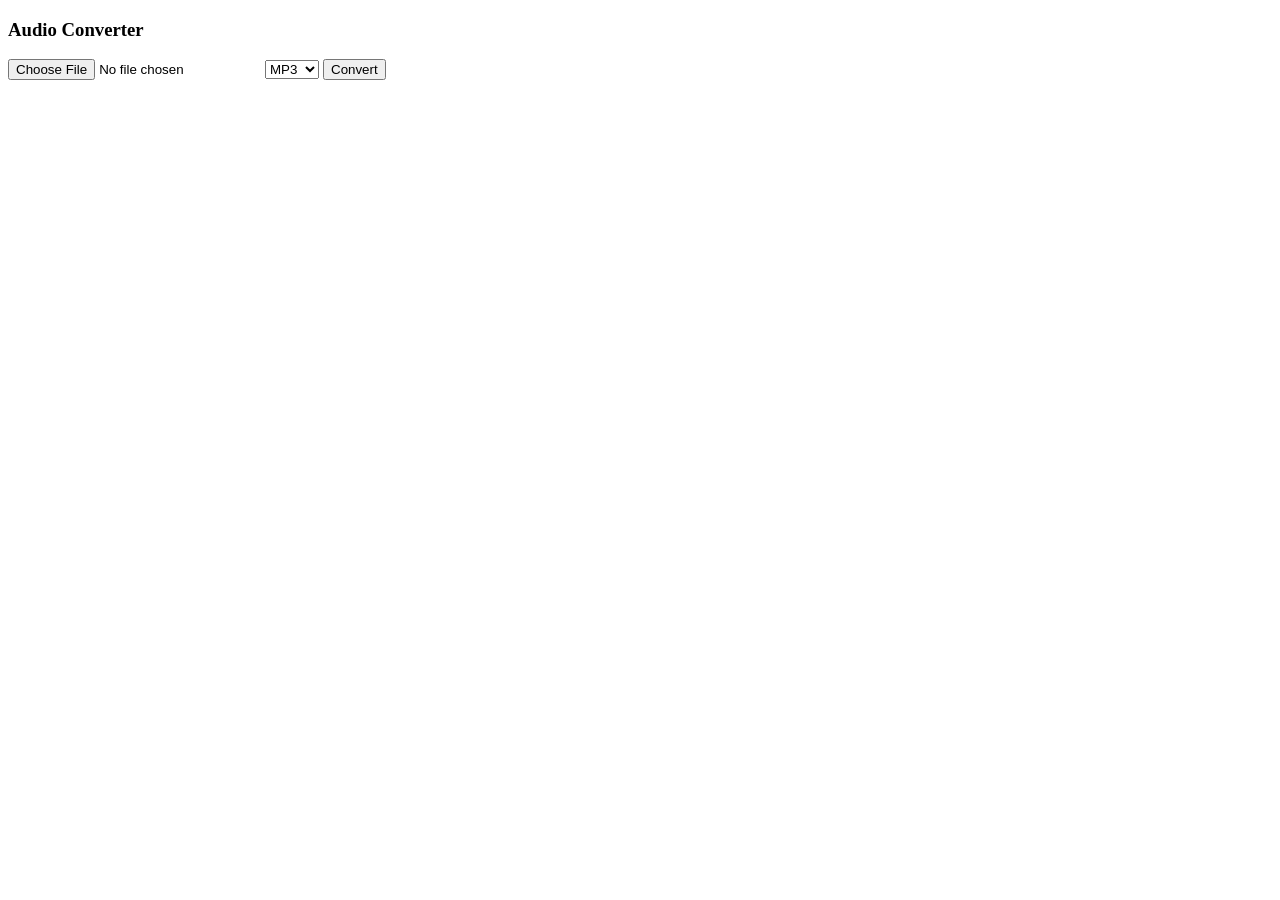
<file: frontend/convert audio/audio.html>
<!DOCTYPE html>
<html>
<body>

<h3>Audio Converter</h3>

<input type="file" id="fileInput">
<select id="format">
  <option value="mp3">MP3</option>
  <option value="wav">WAV</option>
  <option value="ogg">OGG</option>
</select>

<button onclick="convertAudio()">Convert</button>

<script>
async function convertAudio() {
    const file = document.getElementById("fileInput").files[0];
    const format = document.getElementById("format").value;

    const form = new FormData();
    form.append("file", file);
    form.append("format", format);

    const res = await fetch("http://127.0.0.1:5000/convert", {
        method: "POST",
        body: form
    });

    const blob = await res.blob();
    const url = URL.createObjectURL(blob);

    const a = document.createElement("a");
    a.href = url;
    a.download = "converted." + format;
    a.click();
}
</script>

</body>
</html>
</file>
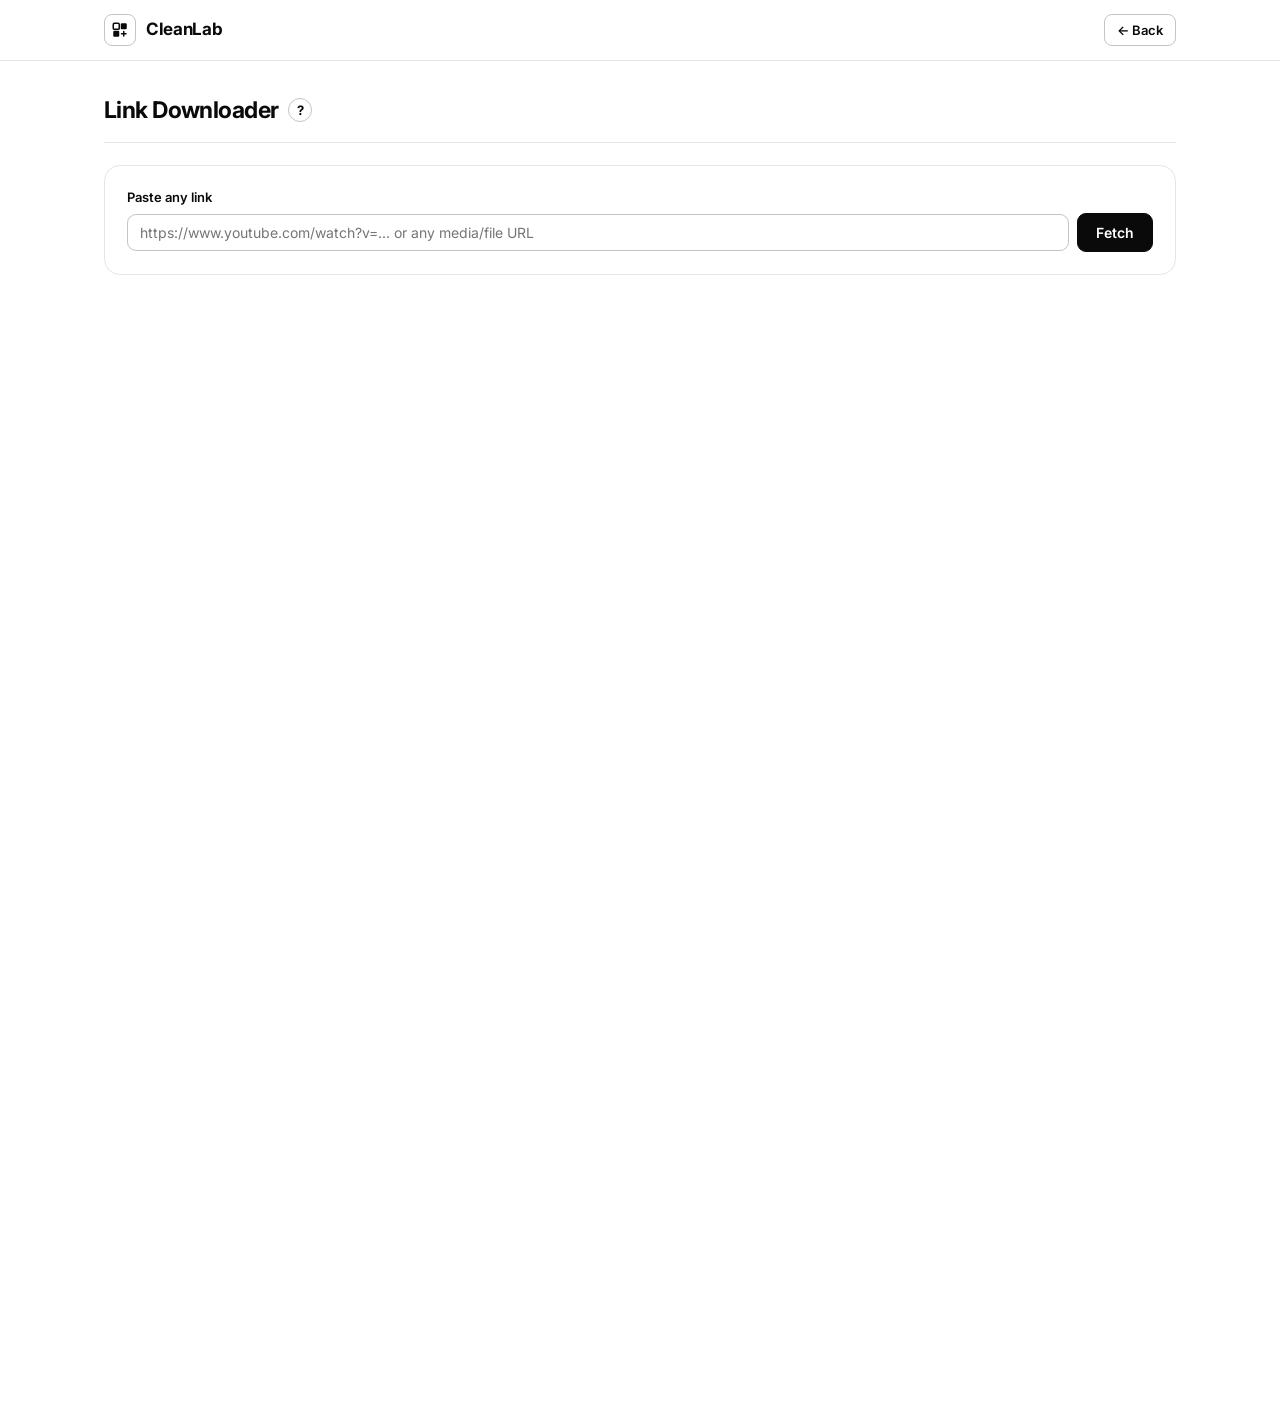
<file: frontend/download from link/downloader.html>
<!doctype html>
<html lang="en">
<head>
  <meta charset="utf-8" />
  <meta http-equiv="refresh" content="0; url=../index.html#link" />
  <title>Redirecting to CleanLab — Link Downloader</title>
</head>
<body style="font-family:system-ui,sans-serif;background:#fff;color:#0a0a0a;padding:40px;">
  Redirecting to <a href="../index.html#link">Link Downloader</a>...
</body>
</html>
</file>
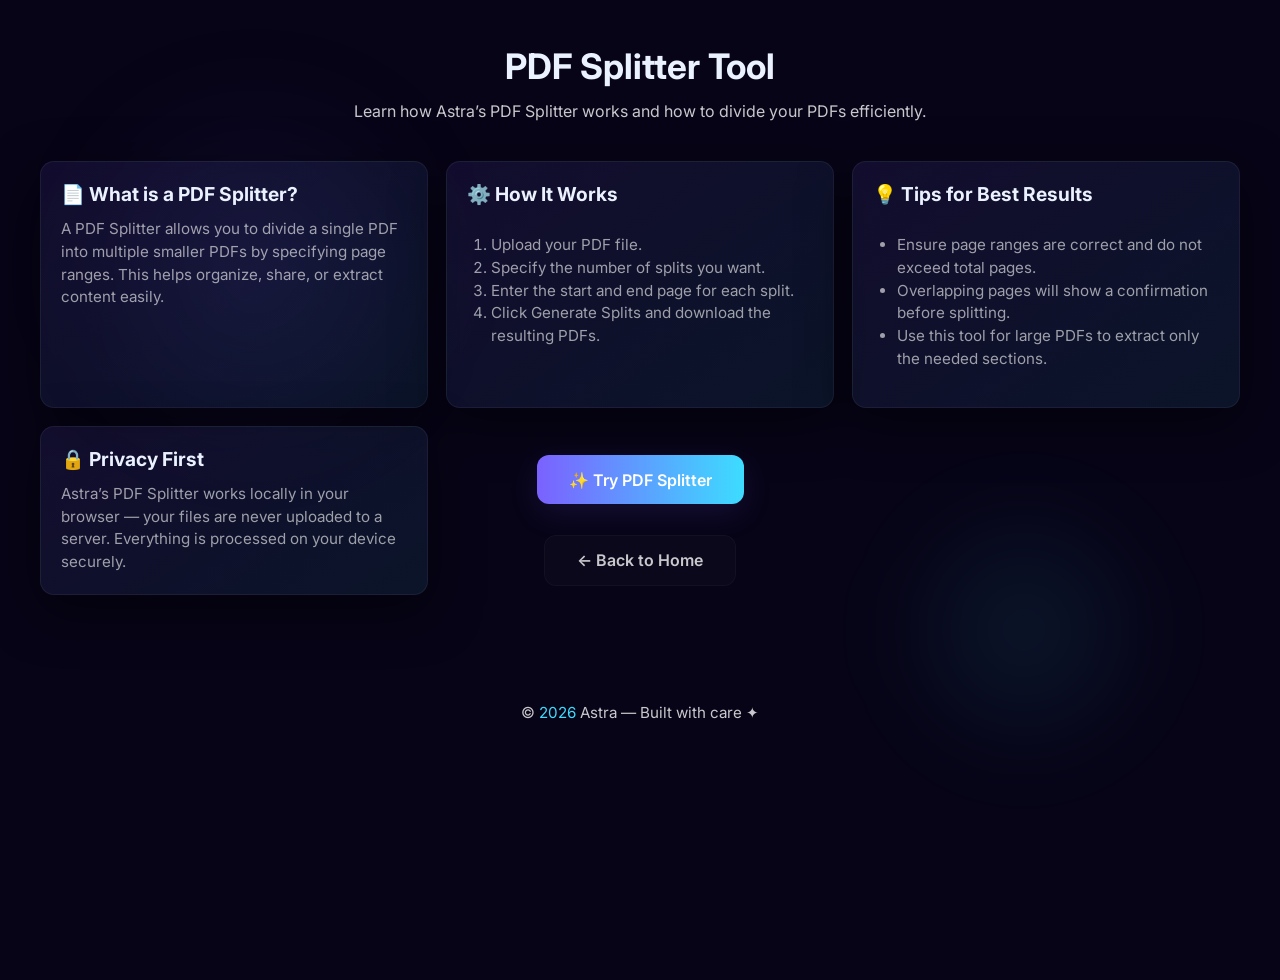
<file: frontend/pdfsplitter/pdf_learn.html>
<!DOCTYPE html>
<html lang="en">
<head>
<meta charset="UTF-8">
<meta name="viewport" content="width=device-width, initial-scale=1.0">
<title>Learn About PDF Splitter | Astra</title>
<link rel="stylesheet" href="pdf_learn.css">
<link href="https://fonts.googleapis.com/css2?family=Inter:wght@400;600;700&display=swap" rel="stylesheet">
</head>
<body>

<!-- Floating blurred background layers -->
<div class="bg-layer layer-deep"></div>
<div class="bg-layer layer-mid"></div>

<main class="learn-container">
  <section class="learn-hero">
    <h1>PDF Splitter Tool</h1>
    <p>Learn how Astra’s PDF Splitter works and how to divide your PDFs efficiently.</p>
  </section>

  <section class="learn-content">
    <div class="card">
      <h2>📄 What is a PDF Splitter?</h2>
      <p>A PDF Splitter allows you to divide a single PDF into multiple smaller PDFs by specifying page ranges. This helps organize, share, or extract content easily.</p>
    </div>

    <div class="card">
      <h2>⚙️ How It Works</h2>
      <ol>
        <li>Upload your PDF file.</li>
        <li>Specify the number of splits you want.</li>
        <li>Enter the start and end page for each split.</li>
        <li>Click Generate Splits and download the resulting PDFs.</li>
      </ol>
    </div>

    <div class="card">
      <h2>💡 Tips for Best Results</h2>
      <ul>
        <li>Ensure page ranges are correct and do not exceed total pages.</li>
        <li>Overlapping pages will show a confirmation before splitting.</li>
        <li>Use this tool for large PDFs to extract only the needed sections.</li>
      </ul>
    </div>

    <div class="card">
      <h2>🔒 Privacy First</h2>
      <p>Astra’s PDF Splitter works locally in your browser — your files are never uploaded to a server. Everything is processed on your device securely.</p>
    </div>

    <div class="button-row">
      <a href="pdf_splitter.html" class="btn-primary">✨ Try PDF Splitter</a>
      <a href="../index.html" class="btn-secondary">← Back to Home</a>
    </div>
  </section>
</main>

<footer class="footer">
  <div>© <span id="yearPDF"></span> Astra — Built with care ✦</div>
</footer>

<script>
  document.getElementById("yearPDF").textContent = new Date().getFullYear();
</script>

</body>
</html>
</file>
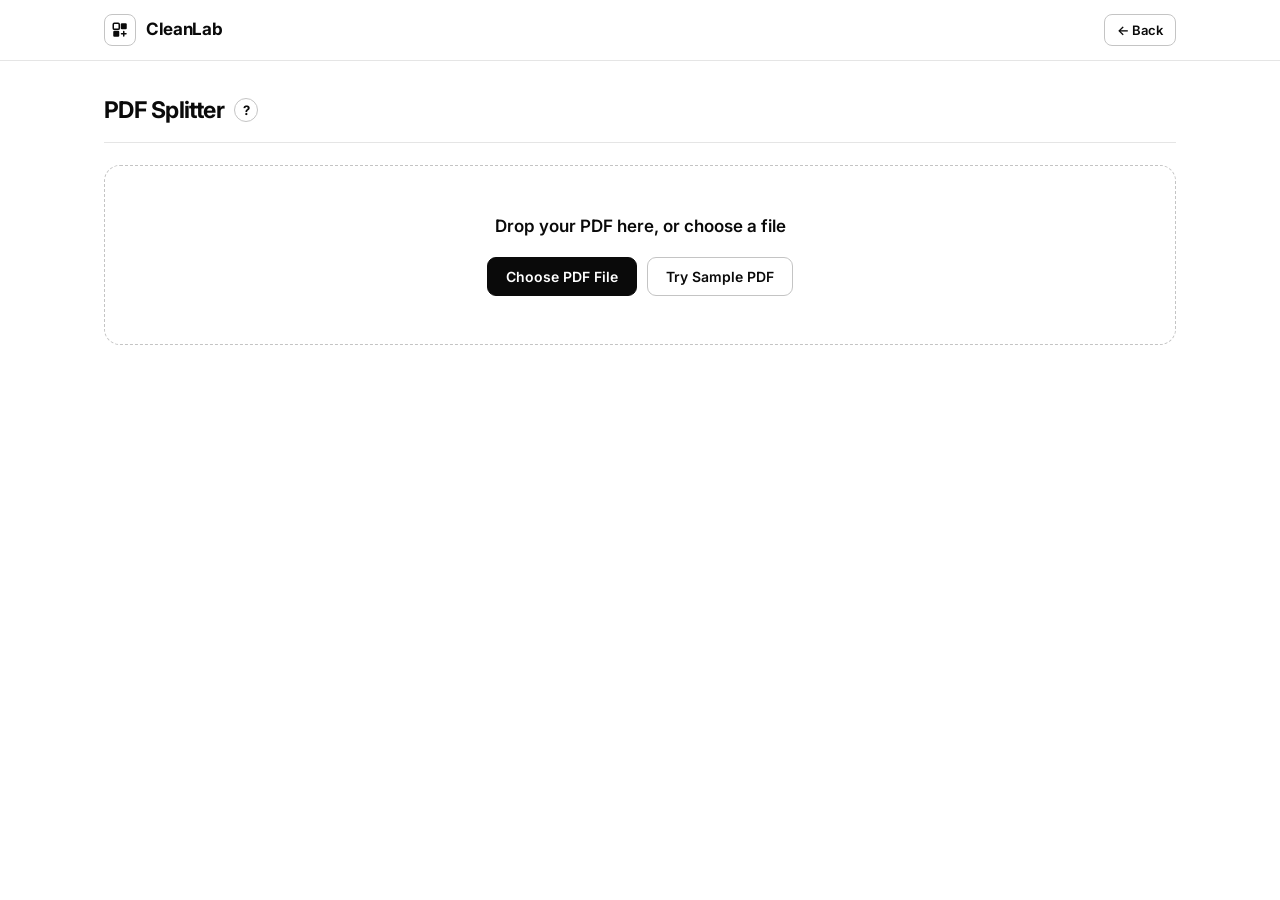
<file: frontend/pdfsplitter/pdf_splitter.html>
<!doctype html>
<html lang="en">
<head>
  <meta charset="utf-8" />
  <meta http-equiv="refresh" content="0; url=../index.html#pdf" />
  <title>Redirecting to Kinetic Lab — PDF Splitter</title>
</head>
<body style="font-family:system-ui,sans-serif;background:#fff;color:#1d1a4a;padding:40px;">
  Redirecting to <a href="../index.html#pdf">PDF Visual Splitter</a>...
</body>
</html>
</file>
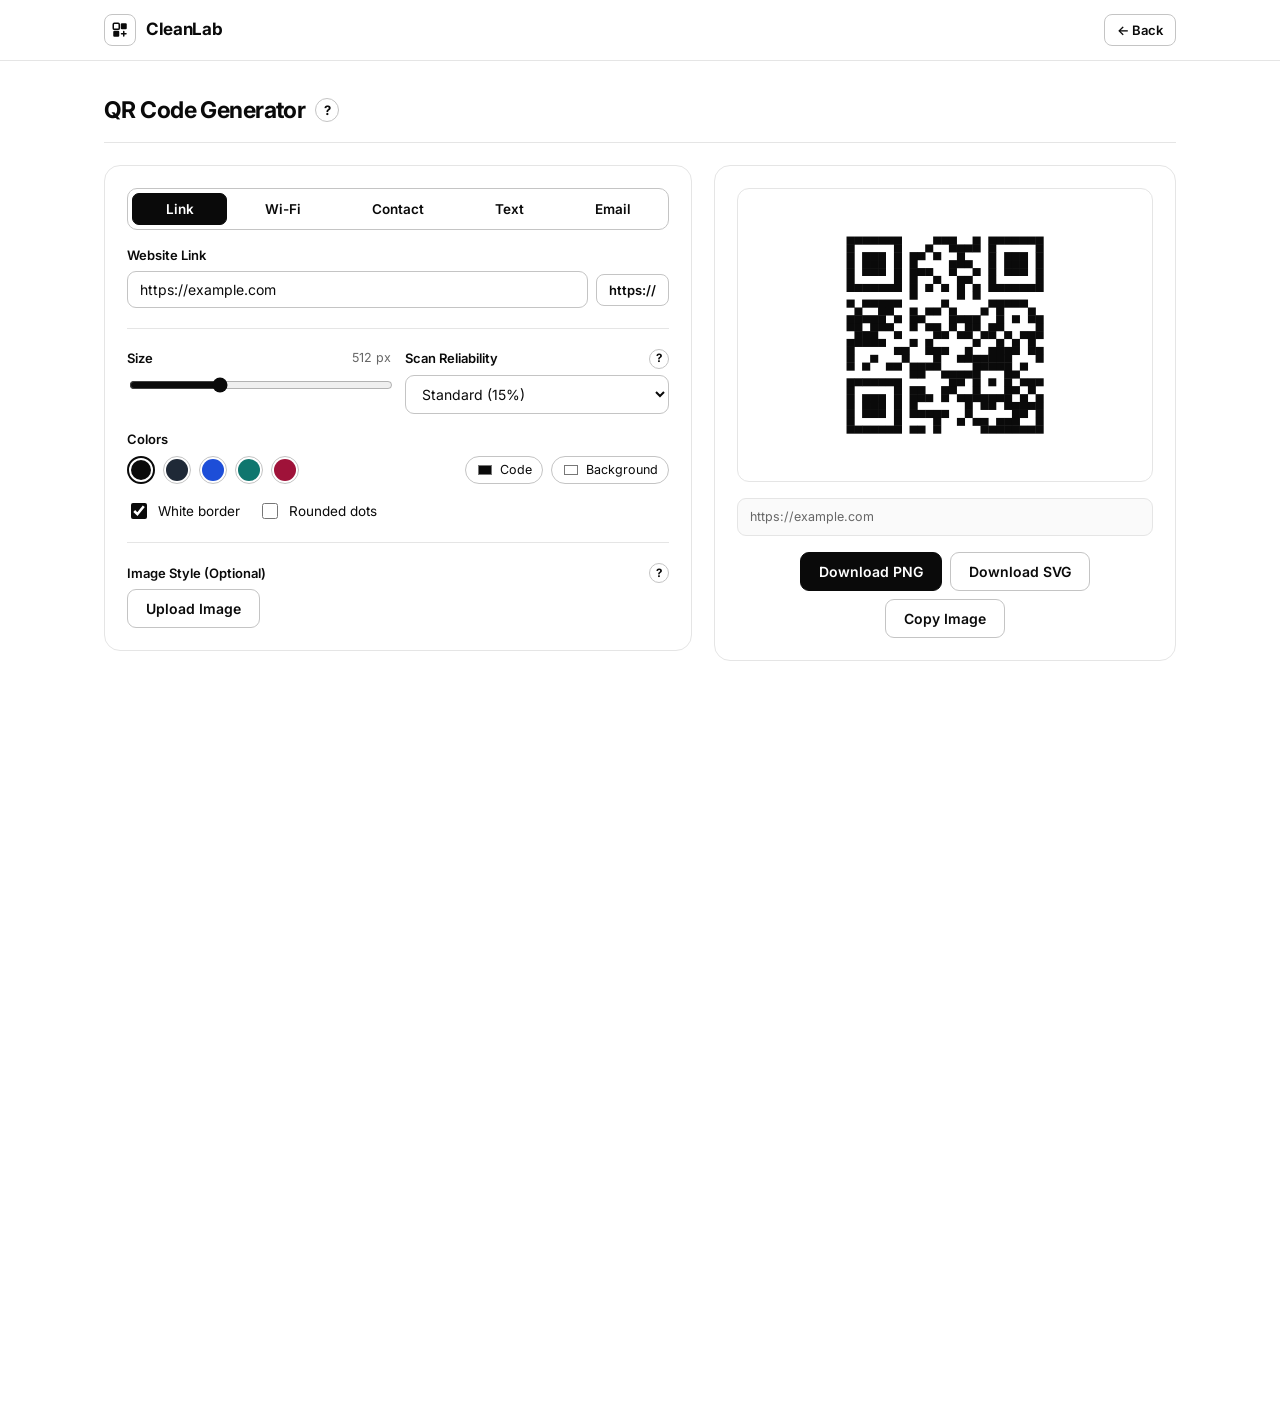
<file: frontend/qrcode/qr.html>
<!doctype html>
<html lang="en">
<head>
  <meta charset="utf-8" />
  <meta http-equiv="refresh" content="0; url=../index.html#qr" />
  <title>Redirecting to Kinetic Lab — QR Studio</title>
</head>
<body style="font-family:system-ui,sans-serif;background:#fff;color:#1d1a4a;padding:40px;">
  Redirecting to <a href="../index.html#qr">QR Forge Studio</a>...
</body>
</html>
</file>
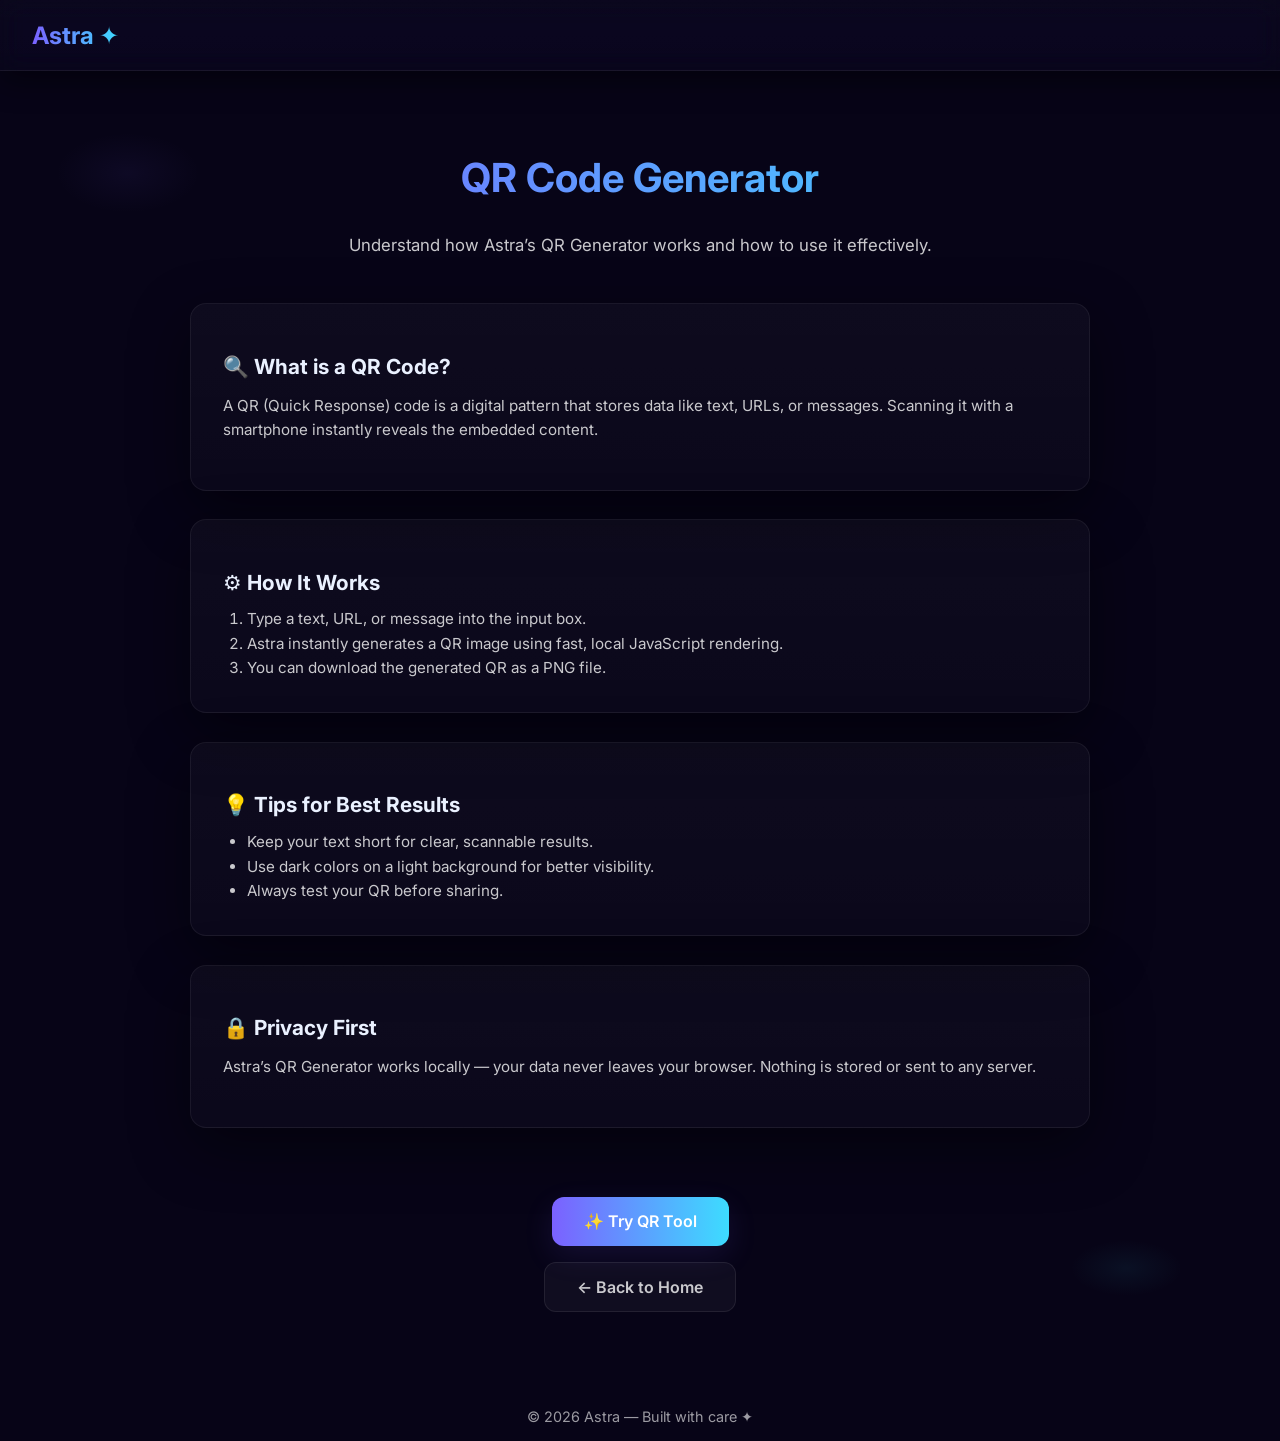
<file: frontend/qrcode/qr_learn.html>
<!DOCTYPE html>
<html lang="en">
<head>
  <meta charset="UTF-8">
  <meta name="viewport" content="width=device-width, initial-scale=1.0">
  <title>Learn About QR Code Generator | Astra</title>
  <link rel="stylesheet" href="qr_learn.css">
  <link href="https://fonts.googleapis.com/css2?family=Inter:wght@400;600;700&display=swap" rel="stylesheet">
</head>
<body>

  <!-- Navbar -->
  <nav class="navbar">
    <div class="nav-left">
      <a href="../index.html" class="logo">Astra ✦</a>
    </div>
  </nav>

  <!-- Main Content -->
  <main class="learn-container">
    <section class="learn-hero">
      <h1>QR Code Generator</h1>
      <p>Understand how Astra’s QR Generator works and how to use it effectively.</p>
    </section>

    <section class="learn-content">
      <div class="card">
        <h2>🔍 What is a QR Code?</h2>
        <p>
          A QR (Quick Response) code is a digital pattern that stores data like text, URLs, or messages.
          Scanning it with a smartphone instantly reveals the embedded content.
        </p>
      </div>

      <div class="card">
        <h2>⚙️ How It Works</h2>
        <ol>
          <li>Type a text, URL, or message into the input box.</li>
          <li>Astra instantly generates a QR image using fast, local JavaScript rendering.</li>
          <li>You can download the generated QR as a PNG file.</li>
        </ol>
      </div>

      <div class="card">
        <h2>💡 Tips for Best Results</h2>
        <ul>
          <li>Keep your text short for clear, scannable results.</li>
          <li>Use dark colors on a light background for better visibility.</li>
          <li>Always test your QR before sharing.</li>
        </ul>
      </div>

      <div class="card">
        <h2>🔒 Privacy First</h2>
        <p>
          Astra’s QR Generator works locally — your data never leaves your browser. 
          Nothing is stored or sent to any server.
        </p>
      </div>

      <div class="button-row">
        <a href="qr.html" class="btn-primary">✨ Try QR Tool</a>
        <a href="../index.html" class="btn-secondary">← Back to Home</a>
      </div>
    </section>
  </main>

  <footer class="footer">
    <div>© <span id="year2"></span> Astra — Built with care ✦</div>
  </footer>

  <script>
    document.getElementById("year2").textContent = new Date().getFullYear();
  </script>
</body>
</html>
</file>
<file: frontend/style.css>
/* ==========================================================================
   CleanLab — Minimal Pure White & Black Theme
   ========================================================================== */

:root {
  --bg: #ffffff;
  --ink: #0a0a0a;
  --muted: #666666;
  --border: #e5e5e5;
  --border-strong: #c4c4c4;
  --surface-subtle: #fafafa;
  --font-sans: "Inter", -apple-system, BlinkMacSystemFont, "Segoe UI", Roboto, sans-serif;
}

*,
*::before,
*::after {
  box-sizing: border-box;
}

html {
  background: var(--bg);
  color: var(--ink);
  overflow-x: clip;
  -webkit-text-size-adjust: 100%;
}

body {
  margin: 0;
  min-height: 100vh;
  background: var(--bg);
  color: var(--ink);
  font-family: var(--font-sans);
  font-size: 14.5px;
  line-height: 1.5;
  -webkit-font-smoothing: antialiased;
  overflow-x: clip;
}

/* ==========================================================================
   TOPBAR
   ========================================================================== */

.topbar {
  position: sticky;
  top: 0;
  z-index: 40;
  background: rgba(255, 255, 255, 0.96);
  backdrop-filter: blur(8px);
  border-bottom: 1px solid var(--border);
}

.topbar-inner {
  max-width: 1120px;
  margin: 0 auto;
  padding: 14px 24px;
  display: flex;
  align-items: center;
  justify-content: space-between;
  gap: 16px;
}

.brand-group {
  display: inline-flex;
  align-items: center;
  gap: 10px;
  text-decoration: none;
  color: var(--ink);
  flex-shrink: 0;
}

.brand-mark {
  width: 32px;
  height: 32px;
  border-radius: 8px;
  border: 1px solid var(--border-strong);
  background: #ffffff;
  display: grid;
  place-items: center;
}

.brand-title {
  font-weight: 700;
  font-size: 17px;
  letter-spacing: -0.02em;
}

/* ==========================================================================
   BUTTONS
   ========================================================================== */

.btn {
  display: inline-flex;
  align-items: center;
  justify-content: center;
  gap: 6px;
  padding: 10px 18px;
  border-radius: 9px;
  font-family: inherit;
  font-size: 14px;
  font-weight: 600;
  cursor: pointer;
  border: 1px solid transparent;
  transition: background-color 0.15s ease, border-color 0.15s ease, opacity 0.15s ease;
  white-space: nowrap;
}

.btn-primary {
  background: var(--ink);
  color: #ffffff;
  border-color: var(--ink);
}

.btn-primary:hover {
  background: #262626;
}

.btn-secondary {
  background: #ffffff;
  color: var(--ink);
  border-color: var(--border-strong);
}

.btn-secondary:hover {
  background: var(--surface-subtle);
  border-color: var(--ink);
}

.btn-sm {
  padding: 7px 12px;
  font-size: 13px;
  border-radius: 8px;
}

.btn-link {
  background: none;
  border: 0;
  padding: 2px 6px;
  font-family: inherit;
  font-size: 12.5px;
  font-weight: 600;
  color: var(--ink);
  text-decoration: underline;
  cursor: pointer;
}

/* ==========================================================================
   SHELL & PANELS
   ========================================================================== */

.shell {
  max-width: 1120px;
  margin: 0 auto;
  padding: 32px 24px 80px;
}

.panel {
  display: none;
}

.panel.active {
  display: block;
}

/* ==========================================================================
   HOME VIEW
   ========================================================================== */

.home-search-wrap {
  position: relative;
  flex: 0 1 320px;
  width: 100%;
  max-width: 320px;
  min-width: 0;
  margin: 0;
}

.home-search-icon {
  position: absolute;
  left: 14px;
  top: 50%;
  transform: translateY(-50%);
  color: var(--muted);
  pointer-events: none;
}

.home-search-wrap .home-search-input {
  padding: 8px 14px 8px 38px;
  border-radius: 999px;
  font-size: 13.5px;
}

.hero {
  text-align: center;
  max-width: 560px;
  margin: 0 auto 36px;
}

.hero h1 {
  margin: 0 0 10px;
  font-size: clamp(1.9rem, 3.6vw, 2.6rem);
  font-weight: 700;
  letter-spacing: -0.03em;
  line-height: 1.15;
}

.hero-desc {
  margin: 0;
  color: var(--muted);
  font-size: 15.5px;
}

.features-grid {
  display: grid;
  grid-template-columns: repeat(2, minmax(0, 1fr));
  gap: 20px;
  max-width: 860px;
  margin: 0 auto;
}

.feature-card.hidden-by-search {
  display: none;
}

.feature-card {
  background: #ffffff;
  border: 1px solid var(--border);
  border-radius: 16px;
  padding: 26px;
  display: flex;
  flex-direction: column;
  gap: 12px;
  cursor: pointer;
  transition: border-color 0.16s ease, box-shadow 0.16s ease, transform 0.16s ease;
}

.feature-card:hover,
.feature-card:focus-visible {
  border-color: var(--ink);
  box-shadow: 0 8px 24px rgba(0, 0, 0, 0.05);
  transform: translateY(-2px);
  outline: none;
}

.feature-icon {
  width: 48px;
  height: 48px;
  border-radius: 11px;
  border: 1px solid var(--border);
  background: #ffffff;
  display: grid;
  place-items: center;
}

.feature-card h2 {
  margin: 4px 0 0;
  font-size: 19px;
  font-weight: 700;
  letter-spacing: -0.02em;
}

.feature-card p {
  margin: 0;
  color: var(--muted);
  font-size: 14px;
  line-height: 1.55;
}

.feature-link {
  margin-top: auto;
  padding-top: 8px;
  font-weight: 600;
  font-size: 14px;
  color: var(--ink);
}

/* ==========================================================================
   PAGE HEAD & HOVER DROPBOX TOOLTIP (?)
   ========================================================================== */

.page-head {
  margin-bottom: 22px;
  padding-bottom: 14px;
  border-bottom: 1px solid var(--border);
}

.title-with-help {
  display: inline-flex;
  align-items: center;
  gap: 10px;
}

.title-with-help h2 {
  margin: 0;
  font-size: 23px;
  font-weight: 700;
  letter-spacing: -0.025em;
}

.help-tip {
  position: relative;
  display: inline-flex;
  align-items: center;
}

.help-trigger {
  width: 24px;
  height: 24px;
  border-radius: 50%;
  border: 1px solid var(--border-strong);
  background: #ffffff;
  color: var(--ink);
  font-family: inherit;
  font-size: 13px;
  font-weight: 700;
  line-height: 1;
  display: grid;
  place-items: center;
  cursor: help;
  padding: 0;
}

.help-trigger.sm {
  width: 20px;
  height: 20px;
  font-size: 11.5px;
}

.help-trigger:hover,
.help-trigger:focus-visible {
  border-color: var(--ink);
  background: var(--surface-subtle);
  outline: none;
}

/* Overlapping white hover box directly above the ? trigger */
.help-popover {
  position: absolute;
  left: 50%;
  bottom: calc(100% + 10px);
  transform: translateX(-50%);
  width: min(300px, calc(100vw - 32px));
  padding: 14px 16px;
  background: #ffffff;
  color: var(--ink);
  border: 1px solid var(--border-strong);
  border-radius: 12px;
  box-shadow: 0 14px 36px rgba(0, 0, 0, 0.14);
  z-index: 9999;
  font-size: 13px;
  line-height: 1.5;
  text-align: left;
  opacity: 0;
  visibility: hidden;
  pointer-events: none;
  transition: opacity 0.14s ease, transform 0.14s ease;
}

.help-popover.flip-down {
  bottom: auto;
  top: calc(100% + 10px);
}

.help-popover.flip-down::after {
  top: auto;
  bottom: 100%;
  border-top-color: transparent;
  border-bottom-color: var(--border-strong);
}

.help-popover::after {
  content: "";
  position: absolute;
  top: 100%;
  left: 50%;
  transform: translateX(-50%);
  border: 6px solid transparent;
  border-top-color: var(--border-strong);
}

.help-popover>strong:first-child {
  display: block;
  margin-bottom: 5px;
  font-size: 13.5px;
}

.help-popover p {
  margin: 0 0 6px;
  color: var(--muted);
}

.help-popover p:last-child {
  margin-bottom: 0;
}

.help-tip:hover .help-popover,
.help-tip:focus-within .help-popover,
.help-tip.open .help-popover {
  opacity: 1;
  visibility: visible;
  pointer-events: auto;
}

/* ==========================================================================
   CARDS & FORMS
   ========================================================================== */

.studio-grid {
  display: grid;
  grid-template-columns: minmax(0, 1.12fr) minmax(0, 0.88fr);
  gap: 22px;
  align-items: start;
}

.card {
  background: #ffffff;
  border: 1px solid var(--border);
  border-radius: 16px;
  padding: 22px;
}

.divider {
  border: 0;
  border-top: 1px solid var(--border);
  margin: 20px 0;
}

.control-block {
  margin-top: 16px;
}

.field-label {
  display: block;
  font-size: 13px;
  font-weight: 600;
  color: var(--ink);
  margin-bottom: 6px;
}

.field-label-row {
  display: flex;
  align-items: center;
  justify-content: space-between;
  gap: 8px;
  margin-bottom: 6px;
}

.field-label-row .field-label {
  margin-bottom: 0;
}

.muted-val {
  font-size: 12.5px;
  color: var(--muted);
}

.two-col {
  display: grid;
  grid-template-columns: 1fr 1fr;
  gap: 14px;
}

.input-row {
  display: flex;
  gap: 8px;
  align-items: center;
}

.text-input {
  width: 100%;
  padding: 9px 12px;
  border: 1px solid var(--border-strong);
  border-radius: 9px;
  background: #ffffff;
  color: var(--ink);
  font-family: inherit;
  font-size: 14px;
  outline: none;
  transition: border-color 0.15s ease;
}

.text-input:focus {
  border-color: var(--ink);
}

.textarea {
  min-height: 92px;
  resize: vertical;
}

.range-slider {
  width: 100%;
  accent-color: var(--ink);
  cursor: pointer;
}

.check-label {
  display: inline-flex;
  align-items: center;
  gap: 8px;
  font-size: 13.5px;
  color: var(--ink);
  cursor: pointer;
}

.check-label input {
  width: 16px;
  height: 16px;
  accent-color: var(--ink);
  cursor: pointer;
}

.checks-row {
  display: flex;
  flex-wrap: wrap;
  gap: 18px;
  margin-top: 16px;
}

.radio-stack {
  display: flex;
  flex-direction: column;
  gap: 8px;
}

/* Segmented tabs */
.seg-tabs {
  display: inline-flex;
  flex-wrap: wrap;
  gap: 4px;
  padding: 4px;
  border: 1px solid var(--border-strong);
  border-radius: 10px;
  background: #ffffff;
  width: 100%;
}

.seg-tab {
  flex: 1 1 auto;
  padding: 7px 12px;
  border: 1px solid transparent;
  border-radius: 7px;
  background: #ffffff;
  color: var(--ink);
  font-family: inherit;
  font-size: 13.5px;
  font-weight: 600;
  cursor: pointer;
  transition: background-color 0.14s ease, color 0.14s ease, border-color 0.14s ease;
}

.seg-tab:hover:not(.active) {
  border-color: var(--border-strong);
}

.seg-tab.active {
  background: var(--ink);
  color: #ffffff;
  border-color: var(--ink);
}

.seg-tabs.compact .seg-tab {
  font-size: 12.5px;
  padding: 6px 10px;
}

.subpanel {
  display: none;
  margin-top: 16px;
}

.subpanel.active {
  display: block;
}

/* ==========================================================================
   QR GENERATOR STYLES
   ========================================================================== */

.swatch-row {
  display: flex;
  flex-wrap: wrap;
  align-items: center;
  gap: 8px;
}

.swatch-btn {
  width: 28px;
  height: 28px;
  border-radius: 50%;
  border: 1px solid var(--border-strong);
  padding: 2px;
  background: #ffffff;
  cursor: pointer;
}

.swatch-btn span {
  display: block;
  width: 100%;
  height: 100%;
  border-radius: 50%;
}

.swatch-btn.active {
  border: 2px solid var(--ink);
}

.color-pickers {
  display: flex;
  gap: 8px;
  margin-left: auto;
  flex-wrap: wrap;
}

.color-chip {
  display: inline-flex;
  align-items: center;
  gap: 6px;
  padding: 4px 10px;
  border: 1px solid var(--border-strong);
  border-radius: 999px;
  font-size: 12.5px;
  cursor: pointer;
}

.color-chip input[type="color"] {
  width: 18px;
  height: 18px;
  border: 0;
  padding: 0;
  background: none;
  cursor: pointer;
}

.image-upload-row {
  display: flex;
  align-items: center;
  gap: 10px;
  flex-wrap: wrap;
}

.logo-chip {
  display: inline-flex;
  align-items: center;
  gap: 8px;
  padding: 4px 8px;
  border: 1px solid var(--border);
  border-radius: 9px;
}

.logo-chip img {
  width: 28px;
  height: 28px;
  object-fit: cover;
  border-radius: 6px;
}

.image-options {
  margin-top: 12px;
  padding-top: 12px;
  border-top: 1px solid var(--border);
}

.alert-box {
  display: none;
  margin-top: 12px;
  padding: 10px 12px;
  border-radius: 9px;
  border: 1px solid #fecdd3;
  background: #fff1f2;
  color: #be123c;
  font-size: 13px;
}

.alert-box.show {
  display: block;
}

.qr-pedestal {
  position: sticky;
  top: 84px;
}

.preview-card {
  display: flex;
  flex-direction: column;
  align-items: center;
  gap: 16px;
}

.qr-canvas-wrap {
  width: 100%;
  min-height: 280px;
  display: grid;
  place-items: center;
  padding: 16px;
  border: 1px solid var(--border);
  border-radius: 12px;
  background: #ffffff;
}

.qr-canvas-wrap canvas {
  max-width: 260px;
  width: 100%;
  height: auto;
  display: block;
}

.empty-state {
  color: var(--muted);
  font-size: 14px;
  text-align: center;
}

.payload-preview {
  width: 100%;
  padding: 9px 12px;
  border-radius: 9px;
  background: var(--surface-subtle);
  border: 1px solid var(--border);
  font-size: 12.5px;
  color: var(--muted);
  word-break: break-all;
  max-height: 60px;
  overflow-y: auto;
}

.export-row {
  width: 100%;
  display: flex;
  flex-wrap: wrap;
  gap: 8px;
  justify-content: center;
}

/* ==========================================================================
   PDF SPLITTER STYLES
   ========================================================================== */

.dropzone {
  border: 1.5px dashed var(--border-strong);
  border-radius: 16px;
  padding: 48px 24px;
  text-align: center;
  cursor: pointer;
  background: #ffffff;
  transition: border-color 0.15s ease, background-color 0.15s ease;
}

.dropzone.drag-over {
  border-color: var(--ink);
  background: var(--surface-subtle);
}

.dropzone-title {
  margin: 0 0 18px;
  font-size: 17px;
  font-weight: 600;
}

.dropzone-actions {
  display: flex;
  justify-content: center;
  flex-wrap: wrap;
  gap: 10px;
}

.file-banner {
  display: none;
  align-items: center;
  justify-content: space-between;
  gap: 12px;
  flex-wrap: wrap;
  padding: 12px 16px;
  border: 1px solid var(--border);
  border-radius: 12px;
  margin-bottom: 20px;
}

.file-banner.active {
  display: flex;
}

.file-meta {
  display: flex;
  align-items: center;
  gap: 12px;
  flex-wrap: wrap;
}

.pdf-workspace {
  display: none;
}

.pdf-workspace.active {
  display: grid;
  grid-template-columns: minmax(0, 1.25fr) minmax(0, 0.75fr);
  gap: 22px;
  align-items: start;
}

.thumb-grid {
  display: grid;
  grid-template-columns: repeat(auto-fill, minmax(122px, 1fr));
  gap: 12px;
}

.thumb-card {
  position: relative;
  border: 1px solid var(--border);
  border-radius: 10px;
  padding: 7px;
  background: #ffffff;
  display: flex;
  flex-direction: column;
  gap: 6px;
  cursor: pointer;
  user-select: none;
  transition: border-color 0.14s ease, box-shadow 0.14s ease;
}

.thumb-card:hover {
  border-color: var(--border-strong);
}

.thumb-card.selected {
  border: 2px solid var(--ink);
}

.thumb-card.selected::after {
  content: "✓";
  position: absolute;
  top: 6px;
  right: 6px;
  width: 20px;
  height: 20px;
  border-radius: 50%;
  background: var(--ink);
  color: #ffffff;
  font-size: 11px;
  font-weight: 700;
  display: grid;
  place-items: center;
}

.thumb-canvas-wrap {
  width: 100%;
  aspect-ratio: 3 / 4;
  border: 1px solid var(--border);
  border-radius: 6px;
  display: grid;
  place-items: center;
  overflow: hidden;
  background: #ffffff;
}

.thumb-canvas-wrap canvas {
  max-width: 100%;
  max-height: 100%;
  display: block;
}

.thumb-foot {
  display: flex;
  align-items: center;
  justify-content: space-between;
  font-size: 12px;
  font-weight: 600;
}

.thumb-zoom {
  border: 1px solid var(--border);
  background: #ffffff;
  border-radius: 5px;
  padding: 2px 6px;
  font-size: 11px;
  cursor: pointer;
}

.thumb-zoom:hover {
  border-color: var(--ink);
}

.summary-box {
  margin: 16px 0;
  padding: 10px 12px;
  border-radius: 9px;
  border: 1px solid var(--border);
  background: var(--surface-subtle);
  font-size: 13px;
  color: var(--ink);
}

.progress-wrap {
  margin-top: 16px;
}

.progress-track {
  width: 100%;
  height: 6px;
  border-radius: 999px;
  background: #eeeeee;
  overflow: hidden;
}

.progress-fill {
  height: 100%;
  width: 0%;
  background: var(--ink);
  transition: width 0.2s ease;
}

.results-deck {
  margin-top: 18px;
  padding-top: 16px;
  border-top: 1px solid var(--border);
}

.results-list {
  display: flex;
  flex-direction: column;
  gap: 8px;
}

.result-item {
  display: flex;
  align-items: center;
  justify-content: space-between;
  gap: 10px;
  padding: 9px 12px;
  border: 1px solid var(--border);
  border-radius: 9px;
}

.result-item-info {
  min-width: 0;
}

.result-item-name {
  font-weight: 600;
  font-size: 13px;
  white-space: nowrap;
  overflow: hidden;
  text-overflow: ellipsis;
}

/* ==========================================================================
   PDF MERGER STYLES
   ========================================================================== */

.merge-groups-wrap {
  display: flex;
  flex-direction: column;
  gap: 18px;
}

.merge-group {
  border: 1px solid var(--border);
  border-radius: 12px;
  padding: 12px;
  background: #ffffff;
}

.merge-group-head {
  display: flex;
  align-items: center;
  justify-content: space-between;
  gap: 10px;
  margin-bottom: 10px;
  font-size: 13px;
}

.merge-group-head strong {
  overflow: hidden;
  text-overflow: ellipsis;
  white-space: nowrap;
}

.merge-files-list {
  display: flex;
  flex-direction: column;
  gap: 10px;
}

.merge-file-item {
  border: 1px solid var(--border);
  border-radius: 10px;
  padding: 10px 12px;
  background: #ffffff;
  display: flex;
  flex-direction: column;
  gap: 8px;
}

.merge-file-top {
  display: flex;
  align-items: center;
  justify-content: space-between;
  gap: 8px;
}

.merge-file-title {
  min-width: 0;
  font-size: 13px;
  font-weight: 600;
  white-space: nowrap;
  overflow: hidden;
  text-overflow: ellipsis;
}

.merge-file-actions {
  display: inline-flex;
  align-items: center;
  gap: 4px;
  flex: none;
}

.icon-mini-btn {
  width: 26px;
  height: 26px;
  border-radius: 6px;
  border: 1px solid var(--border);
  background: #ffffff;
  color: var(--ink);
  font-size: 12px;
  font-weight: 600;
  cursor: pointer;
  display: grid;
  place-items: center;
}

.icon-mini-btn:hover:not(:disabled) {
  border-color: var(--ink);
  background: var(--surface-subtle);
}

.icon-mini-btn:disabled {
  opacity: 0.35;
  cursor: not-allowed;
}

.merge-pages-row {
  display: flex;
  align-items: center;
  gap: 8px;
}

.merge-pages-row label {
  font-size: 12px;
  color: var(--muted);
  white-space: nowrap;
}

.merge-pages-row .text-input {
  padding: 6px 9px;
  font-size: 13px;
}

/* ==========================================================================
   LINK DOWNLOADER STYLES
   ========================================================================== */

.link-search-card {
  max-width: 100%;
}

.link-preview-box {
  width: 100%;
  min-height: 240px;
  border: 1px solid var(--border);
  border-radius: 12px;
  background: var(--surface-subtle);
  display: grid;
  place-items: center;
  padding: 12px;
  overflow: hidden;
}

.link-preview-box video,
.link-preview-box img {
  max-width: 100%;
  max-height: 380px;
  border-radius: 8px;
  display: block;
  background: #000000;
}

.link-preview-box img {
  background: #ffffff;
  object-fit: contain;
}

.link-preview-box audio {
  width: 100%;
  max-width: 420px;
}

.link-preview-box iframe {
  width: 100%;
  height: 360px;
  border: 0;
  border-radius: 8px;
  background: #ffffff;
}

.link-file-preview {
  text-align: center;
  padding: 28px 16px;
}

.link-result-title {
  margin: 0;
  font-size: 18px;
  font-weight: 700;
  line-height: 1.35;
  word-break: break-word;
}

/* ==========================================================================
   MODAL & TOAST
   ========================================================================== */

.modal-backdrop {
  position: fixed;
  inset: 0;
  z-index: 9999;
  background: rgba(255, 255, 255, 0.9);
  backdrop-filter: blur(6px);
  display: none;
  align-items: center;
  justify-content: center;
  padding: 20px;
}

.modal-backdrop.open {
  display: flex;
}

.modal-card {
  max-width: 680px;
  width: 100%;
  max-height: 90vh;
  background: #ffffff;
  border: 1px solid var(--border-strong);
  border-radius: 16px;
  box-shadow: 0 18px 48px rgba(0, 0, 0, 0.12);
  padding: 20px;
  display: flex;
  flex-direction: column;
  gap: 14px;
  overflow: auto;
}

.modal-head {
  display: flex;
  align-items: center;
  justify-content: space-between;
}

.modal-canvas-wrap {
  overflow: auto;
  display: grid;
  place-items: center;
  border: 1px solid var(--border);
  border-radius: 10px;
  padding: 10px;
}

.modal-canvas-wrap canvas {
  max-width: 100%;
  height: auto;
}

.toast {
  position: fixed;
  left: 50%;
  bottom: 24px;
  transform: translate(-50%, 16px);
  z-index: 9500;
  background: var(--ink);
  color: #ffffff;
  padding: 10px 18px;
  border-radius: 999px;
  font-size: 13.5px;
  font-weight: 600;
  opacity: 0;
  pointer-events: none;
  transition: opacity 0.18s ease, transform 0.18s ease;
}

.toast.show {
  opacity: 1;
  transform: translate(-50%, 0);
}

/* ==========================================================================
   BACKGROUND REMOVER STYLES
   ========================================================================== */

.bg-preview-stage {
  position: relative;
  width: 100%;
  min-height: 300px;
  border: 1px solid var(--border);
  border-radius: 12px;
  display: grid;
  place-items: center;
  overflow: hidden;
  padding: 12px;
}

.bg-checker,
.bg-swatch-checker {
  background-color: #ffffff;
  background-image:
    linear-gradient(45deg, #efefef 25%, transparent 25%),
    linear-gradient(-45deg, #efefef 25%, transparent 25%),
    linear-gradient(45deg, transparent 75%, #efefef 75%),
    linear-gradient(-45deg, transparent 75%, #efefef 75%);
  background-size: 18px 18px;
  background-position: 0 0, 0 9px, 9px -9px, -9px 0;
}

.bg-stage-img {
  max-width: 100%;
  max-height: 480px;
  width: auto;
  height: auto;
  display: block;
  object-fit: contain;
  border-radius: 6px;
  transition: opacity 0.18s ease;
}

.bg-preview-stage.is-busy .bg-stage-img {
  opacity: 0.45;
}

.bg-compare-wrap {
  position: relative;
  display: inline-block;
  max-width: 100%;
  max-height: 480px;
  user-select: none;
  overflow: hidden;
  border-radius: 6px;
}

.bg-compare-img {
  display: block;
  max-width: 100%;
  max-height: 480px;
  width: auto;
  height: auto;
  pointer-events: none;
}

.bg-compare-overlay {
  position: absolute;
  inset: 0;
  width: 100%;
  height: 100%;
  clip-path: inset(0 50% 0 0);
  pointer-events: none;
}

.bg-compare-overlay .bg-compare-img {
  width: 100%;
  height: 100%;
  object-fit: contain;
}

.bg-compare-line {
  position: absolute;
  top: 0;
  bottom: 0;
  left: 50%;
  width: 2px;
  background: var(--ink);
  pointer-events: none;
  transform: translateX(-50%);
}

.bg-compare-handle {
  position: absolute;
  top: 50%;
  left: 50%;
  transform: translate(-50%, -50%);
  width: 30px;
  height: 30px;
  border-radius: 50%;
  background: #ffffff;
  border: 1.5px solid var(--ink);
  color: var(--ink);
  font-size: 12px;
  font-weight: 700;
  display: grid;
  place-items: center;
  box-shadow: 0 2px 8px rgba(0, 0, 0, 0.14);
}

.bg-compare-range {
  position: absolute;
  inset: 0;
  width: 100%;
  height: 100%;
  margin: 0;
  opacity: 0;
  cursor: ew-resize;
}

.bg-backdrop-bar {
  display: flex;
  align-items: center;
  justify-content: space-between;
  gap: 10px;
  margin-top: 12px;
}

.bg-swatch-row {
  display: inline-flex;
  align-items: center;
  gap: 8px;
}

.bg-swatch,
.bg-swatch-picker {
  width: 24px;
  height: 24px;
  border-radius: 999px;
  border: 1px solid var(--border-strong);
  padding: 0;
  cursor: pointer;
  display: inline-block;
  overflow: hidden;
  background-color: #ffffff;
}

.bg-swatch.active {
  outline: 2px solid var(--ink);
  outline-offset: 2px;
}

.bg-swatch-picker input {
  width: 36px;
  height: 36px;
  margin: -6px;
  border: 0;
  cursor: pointer;
  padding: 0;
}

/* ==========================================================================
   FILE COMPRESSOR STYLES
   ========================================================================== */

#panel-compress .link-preview-box {
  background: #ffffff;
}

.comp-stats-grid {
  display: grid;
  grid-template-columns: repeat(3, minmax(0, 1fr));
  gap: 10px;
  margin-top: 14px;
}

.comp-stat-card {
  border: 1px solid var(--border-strong);
  border-radius: 10px;
  padding: 10px 12px;
  background: #ffffff;
  display: flex;
  flex-direction: column;
  gap: 2px;
  min-width: 0;
}

.comp-stat-card strong {
  font-size: 14.5px;
  font-weight: 700;
  color: var(--ink);
  white-space: nowrap;
  overflow: hidden;
  text-overflow: ellipsis;
}

/* ==========================================================================
   COLOR PICKER STYLES
   ========================================================================== */

#panel-color .page-head {
  padding-bottom: 12px;
  margin-bottom: 14px;
}

#panel-color .file-banner.active {
  margin-bottom: 14px;
  padding: 10px 14px;
}

#panel-color .pdf-workspace.active {
  grid-template-columns: minmax(0, 1.06fr) minmax(0, 0.94fr);
  gap: 16px;
}

#panel-color .card {
  padding: 16px;
}

#panel-color .control-block {
  margin-top: 12px;
}

.color-preview-toolbar {
  display: flex;
  flex-wrap: wrap;
  align-items: center;
  justify-content: space-between;
  gap: 10px;
  margin-bottom: 10px;
}

.color-preview-toolbar .seg-tabs {
  flex: 1 1 240px;
}

.color-pins-toggle {
  white-space: nowrap;
  flex-shrink: 0;
}

.color-stage-wrap {
  width: 100%;
  border: 1px solid var(--border);
  border-radius: 12px;
  background: #ffffff;
  padding: 8px;
  display: grid;
  place-items: center;
}

.color-image-frame {
  position: relative;
  display: inline-block;
  max-width: 100%;
  line-height: 0;
  border-radius: 8px;
  overflow: visible;
  user-select: none;
}

#colorImageCanvas {
  display: block;
  max-width: 100%;
  max-height: 520px;
  width: auto;
  height: auto;
  border-radius: 8px;
  cursor: crosshair;
  touch-action: none;
}

.color-pins-layer {
  position: absolute;
  inset: 0;
  pointer-events: none;
}

.color-pin {
  position: absolute;
  transform: translate(-50%, -50%);
  pointer-events: auto;
  display: inline-flex;
  align-items: center;
  gap: 5px;
  padding: 3px 8px 3px 4px;
  border-radius: 999px;
  background: #ffffff;
  border: 1.5px solid var(--ink);
  color: var(--ink);
  font-family: ui-monospace, SFMono-Regular, Menlo, Monaco, Consolas, monospace;
  font-size: 11px;
  font-weight: 700;
  line-height: 1.2;
  white-space: nowrap;
  cursor: pointer;
  box-shadow: 0 3px 10px rgba(0, 0, 0, 0.16);
  transition: transform 0.14s ease, background-color 0.14s ease, color 0.14s ease;
  z-index: 2;
}

.color-pin:hover {
  transform: translate(-50%, -56%) scale(1.04);
  z-index: 5;
}

.color-pin.active {
  background: var(--ink);
  color: #ffffff;
  border-color: #ffffff;
  outline: 1.5px solid var(--ink);
  z-index: 6;
}

.color-pin-dot {
  width: 12px;
  height: 12px;
  border-radius: 50%;
  border: 1px solid rgba(0, 0, 0, 0.25);
  flex-shrink: 0;
}

.color-pin.active .color-pin-dot {
  border-color: rgba(255, 255, 255, 0.75);
}

.color-loupe {
  position: absolute;
  z-index: 12;
  pointer-events: none;
  background: #ffffff;
  border: 1.5px solid var(--ink);
  border-radius: 12px;
  padding: 4px;
  box-shadow: 0 8px 22px rgba(0, 0, 0, 0.18);
  display: flex;
  flex-direction: column;
  align-items: center;
  gap: 4px;
}

.color-loupe canvas {
  display: block;
  width: 84px;
  height: 84px;
  border-radius: 8px;
  border: 1px solid var(--border);
  image-rendering: pixelated;
}

.color-loupe-code {
  font-family: ui-monospace, SFMono-Regular, Menlo, Monaco, Consolas, monospace;
  font-size: 11px;
  font-weight: 700;
  color: var(--ink);
  padding: 0 4px 2px;
}

.color-hero-card {
  border: 1px solid var(--border-strong);
  border-radius: 12px;
  padding: 10px;
  background: #ffffff;
}

.color-hero-head {
  display: flex;
  align-items: center;
  gap: 10px;
  margin-bottom: 10px;
}

.color-hero-swatch {
  width: 44px;
  height: 44px;
  border-radius: 9px;
  border: 1px solid var(--border-strong);
  flex-shrink: 0;
}

.color-hero-meta {
  min-width: 0;
  display: flex;
  flex-direction: column;
  gap: 2px;
}

.color-hero-meta strong {
  font-family: ui-monospace, SFMono-Regular, Menlo, Monaco, Consolas, monospace;
  font-size: 15px;
  color: var(--ink);
}

.color-code-grid {
  display: grid;
  grid-template-columns: 1fr;
  gap: 5px;
}

.color-code-row {
  display: grid;
  grid-template-columns: 42px minmax(0, 1fr) auto;
  align-items: center;
  gap: 8px;
  padding: 4px 8px;
  border: 1px solid var(--border);
  border-radius: 8px;
  background: #ffffff;
  min-width: 0;
}

.color-code-key {
  font-size: 10.5px;
  font-weight: 700;
  color: var(--muted);
}

.color-code-val {
  font-family: ui-monospace, SFMono-Regular, Menlo, Monaco, Consolas, monospace;
  font-size: 12px;
  color: var(--ink);
  overflow: hidden;
  text-overflow: ellipsis;
  white-space: nowrap;
}

.color-palette-list {
  display: grid;
  grid-template-columns: repeat(2, minmax(0, 1fr));
  gap: 6px;
  margin-top: 10px;
}

.color-row {
  display: grid;
  grid-template-columns: 28px minmax(0, 1fr) auto;
  align-items: center;
  gap: 8px;
  padding: 6px 8px;
  border: 1px solid var(--border);
  border-radius: 10px;
  background: #ffffff;
  cursor: pointer;
  min-width: 0;
  transition: border-color 0.14s ease;
}

.color-row:hover {
  border-color: var(--border-strong);
}

.color-row.active {
  border: 2px solid var(--ink);
}

.color-row-swatch {
  width: 28px;
  height: 28px;
  border-radius: 6px;
  border: 1px solid rgba(0, 0, 0, 0.16);
}

.color-row-info {
  min-width: 0;
  display: flex;
  flex-direction: column;
  gap: 1px;
}

.color-row-code {
  font-family: ui-monospace, SFMono-Regular, Menlo, Monaco, Consolas, monospace;
  font-size: 12px;
  font-weight: 700;
  color: var(--ink);
  overflow: hidden;
  text-overflow: ellipsis;
  white-space: nowrap;
}

.color-actions-deck {
  margin-top: 12px;
  padding-top: 12px;
}

.color-actions-row {
  display: grid;
  grid-template-columns: repeat(2, minmax(0, 1fr));
  gap: 8px;
}

@media (max-width: 900px) {
  #panel-color .pdf-workspace.active {
    grid-template-columns: 1fr;
  }
}

@media (max-width: 600px) {
  .color-palette-list,
  .color-actions-row {
    grid-template-columns: 1fr;
  }
}

/* ==========================================================================
   IMAGE CONVERTER STYLES
   ========================================================================== */

#panel-convert .page-head {
  padding-bottom: 12px;
  margin-bottom: 14px;
}

#panel-convert .file-banner.active {
  margin-bottom: 14px;
  padding: 10px 14px;
}

#panel-convert .pdf-workspace.active {
  grid-template-columns: minmax(0, 1.06fr) minmax(0, 0.94fr);
  gap: 16px;
}

#panel-convert .card {
  padding: 16px;
}

#panel-convert .control-block {
  margin-top: 12px;
}

.conv-badge {
  display: inline-flex;
  align-items: center;
  padding: 2px 8px;
  border: 1px solid var(--border-strong);
  border-radius: 999px;
  font-size: 11.5px;
  font-weight: 600;
  color: var(--ink);
  background: #ffffff;
}

.conv-badge.has-alpha {
  background: var(--ink);
  color: #ffffff;
  border-color: var(--ink);
}

.conv-format-grid {
  display: grid;
  grid-template-columns: repeat(4, minmax(0, 1fr));
  gap: 4px;
}

.conv-format-grid .seg-tab {
  text-align: center;
  padding: 6px 4px;
  font-weight: 600;
}

.conv-quality-foot {
  display: flex;
  align-items: center;
  justify-content: space-between;
  gap: 10px;
  margin-top: 6px;
}

.conv-quality-foot .check-label {
  font-size: 12.5px;
  white-space: nowrap;
}

.conv-matte-wrap {
  margin-top: 8px;
  padding: 10px 12px;
  border: 1px solid var(--border);
  border-radius: 10px;
  background: #ffffff;
}

.conv-matte-row {
  display: flex;
  align-items: center;
  gap: 8px;
  flex-wrap: wrap;
}

.conv-stats-deck {
  margin-top: 12px;
  padding-top: 12px;
  border-top: 1px solid var(--border);
}

.conv-stats-grid {
  margin-top: 0;
}

.conv-stat-sub {
  font-size: 11.5px;
  color: var(--muted);
  white-space: nowrap;
  overflow: hidden;
  text-overflow: ellipsis;
}

.conv-bars {
  margin-top: 10px;
  display: flex;
  flex-direction: column;
  gap: 6px;
}

.conv-bar-row {
  display: grid;
  grid-template-columns: 64px minmax(0, 1fr) 54px;
  align-items: center;
  gap: 8px;
}

.conv-bar-label {
  font-size: 12px;
  font-weight: 600;
  color: var(--muted);
}

.conv-bar-track {
  height: 7px;
  border-radius: 999px;
  background: #ededed;
  overflow: hidden;
}

.conv-bar-fill {
  height: 100%;
  border-radius: 999px;
  transition: width 0.25s ease;
}

.conv-bar-orig {
  background: #b5b5b5;
}

.conv-bar-new {
  background: var(--ink);
}

.conv-bar-pct {
  font-family: ui-monospace, SFMono-Regular, Menlo, Monaco, Consolas, monospace;
  font-size: 11.5px;
  font-weight: 600;
  color: var(--ink);
  text-align: right;
}

@media (max-width: 900px) {
  #panel-convert .pdf-workspace.active {
    grid-template-columns: 1fr;
  }
}

@media (max-width: 600px) {
  .conv-stats-grid {
    grid-template-columns: 1fr;
  }
}

/* ==========================================================================
   RESPONSIVE (MOBILE 390px)
   ========================================================================== */

@media (max-width: 900px) {

  .features-grid,
  .studio-grid,
  .pdf-workspace.active {
    grid-template-columns: 1fr;
  }

  .qr-pedestal {
    position: static;
  }
}

@media (max-width: 600px) {
  .topbar-inner {
    padding: 12px 16px;
    gap: 10px;
  }

  .home-search-wrap {
    flex: 1 1 auto;
    max-width: 210px;
  }

  .shell {
    padding: 20px 16px 72px;
  }

  .card,
  .feature-card {
    padding: 18px 16px;
  }

  .two-col {
    grid-template-columns: 1fr;
  }

  /* Keep hover help box centered cleanly inside mobile viewport */
  .help-popover {
    position: fixed;
    left: 16px;
    right: 16px;
    bottom: auto;
    top: 70px;
    transform: none;
    width: auto;
  }

  .help-popover.flip-down {
    bottom: auto;
    top: calc(100% + 10px);
  }

  .help-popover.flip-down::after {
    top: auto;
    bottom: 100%;
    border-top-color: transparent;
    border-bottom-color: var(--border-strong);
  }

  .help-popover::after {
    display: none;
  }
}
</file>
<file: frontend/pdfsplitter/pdf_learn.css>
:root{
  --bg-1: #070417;
  --muted: rgba(255,255,255,0.78);
  --muted-2: rgba(255,255,255,0.6);
  --accent-1: #7b61ff;
  --accent-2: #3ddcff;
  --glass-border: rgba(255,255,255,0.06);
  --radius: 14px;
  --text: #eaf1ff;
  --shadow: rgba(0,0,0,0.5);
}

body{
  font-family:'Inter', sans-serif;
  margin:0;
  background: var(--bg-1);
  color: var(--text);
  min-height:100vh;
  padding-bottom:80px;
  overflow-x:hidden;
}

/* Background layers */
.bg-layer{
  position:fixed; inset:0; pointer-events:none; z-index:0;
}
.layer-deep{ background: radial-gradient(circle at 20% 30%, rgba(123,97,255,0.12), transparent 15%); filter:blur(60px);}
.layer-mid{ background: radial-gradient(circle at 80% 70%, rgba(61,220,255,0.1), transparent 12%); filter:blur(40px); }

.learn-container{position:relative; z-index:10; max-width:1200px; margin:0 auto; padding:48px 28px 40px;}

.learn-hero{ text-align:center; margin-bottom:40px;}
.learn-hero h1{ font-size:2.2rem; margin:0 0 12px; line-height:1.05; }
.learn-hero p{ color: var(--muted); font-size:1rem; }

.learn-content{ display:grid; grid-template-columns:1fr; gap:18px; }
@media(min-width:720px){ .learn-content{ grid-template-columns:repeat(2,1fr);} }
@media(min-width:1100px){ .learn-content{ grid-template-columns:repeat(3,1fr);} }

.card{
  background: linear-gradient(145deg, rgba(123,97,255,0.1), rgba(61,220,255,0.08));
  border:1px solid var(--glass-border);
  border-radius: var(--radius);
  padding: 20px;
  box-shadow:0 15px 50px var(--shadow);
  display:flex; flex-direction:column; gap:12px;
}
.card h2{ margin:0; font-size:1.2rem; }
.card p, .card li{ margin:0; font-size:0.95rem; color: var(--muted-2); line-height:1.5; }
.card ol, .card ul{ padding-left:1.5rem; }

.button-row{
  display: flex;
  justify-content: center; /* centers buttons horizontally */
  align-items: center;     /* aligns buttons vertically */
  gap: 12px;
  flex-wrap: wrap;
  margin-top: 20px;
}
.btn-primary, .btn-secondary{
  text-decoration:none;
  padding:0.9rem 2rem;
  border-radius:12px;
  font-weight:600;
  transition: all 0.3s ease;
  font-size:1rem;
}
.btn-primary{
  background: linear-gradient(90deg, var(--accent-1), var(--accent-2));
  color:#fff;
  border:none;
  box-shadow:0 10px 30px rgba(123,97,255,0.12);
}
.btn-primary:hover{ transform: scale(1.05); box-shadow:0 15px 40px rgba(61,220,255,0.25); }

.btn-secondary{
  border:1px solid rgba(255,255,255,0.03);
  color: var(--muted);
  background: rgba(255,255,255,0.02);
}
.btn-secondary:hover{ background: rgba(255,255,255,0.05); transform:scale(1.03); }

.footer{ text-align:center; padding:28px 0 40px; font-size:0.95rem; color: var(--muted); margin-top:40px;}
.footer span{ color: var(--accent-2);}
</file>
<file: frontend/qrcode/qr_learn.css>
:root {
  --bg-1: #070417;
  --accent-1: #7b61ff;
  --accent-2: #3ddcff;
  --text: #eaf1ff;
  --muted: rgba(255,255,255,0.78);
  --muted-2: rgba(255,255,255,0.6);
  --glass-border: rgba(255,255,255,0.06);
  --shadow: rgba(0,0,0,0.45);
  color-scheme: dark;
}

/* Base styles */
body {
  font-family: 'Inter', system-ui, -apple-system, "Segoe UI", Roboto, "Helvetica Neue", Arial;
  margin: 0;
  min-height: 100vh;
  color: var(--text);
  background:
    radial-gradient(900px 500px at 10% 12%, rgba(123,97,255,0.06), transparent 8%),
    radial-gradient(700px 350px at 88% 88%, rgba(61,220,255,0.06), transparent 8%),
    var(--bg-1);
  display: flex;
  flex-direction: column;
  overflow-x: hidden;
}

/* Background Layers for subtle parallax/glow */
.bg-layer {
  position: fixed;
  inset: 0;
  pointer-events: none;
  mix-blend-mode: screen;
  z-index: 0;
}
.layer--deep {
  background: radial-gradient(circle at 10% 20%, rgba(123,97,255,0.12), transparent 15%);
  filter: blur(40px);
}
.layer--mid {
  background: radial-gradient(circle at 80% 70%, rgba(61,220,255,0.1), transparent 12%);
  filter: blur(28px);
}
.layer--front {
  background: linear-gradient(90deg, transparent, rgba(255,255,255,0.01));
  mix-blend-mode: overlay;
}

/* Navbar */
.navbar {
  width: 100%;
  height: 70px;
  position: fixed;
  top: 0;
  display: flex;
  align-items: center;
  justify-content: flex-start;
  padding: 0 2rem;
  z-index: 50;
  background: linear-gradient(180deg, rgba(255,255,255,0.02), rgba(255,255,255,0.01));
  backdrop-filter: blur(12px) saturate(130%);
  border-bottom: 1px solid var(--glass-border);
  box-shadow: 0 10px 30px var(--shadow);
}

.logo {
  font-weight: 700;
  font-size: 1.5rem;
  background: linear-gradient(90deg, var(--accent-1), var(--accent-2));
  -webkit-background-clip: text;
  -webkit-text-fill-color: transparent;
  text-decoration: none;
}

/* Main Container */
.learn-container {
  position: relative;
  z-index: 10;
  padding: 120px 24px 80px;
  max-width: 900px;
  margin: 0 auto;
}

/* Hero Section */
.learn-hero {
  text-align: center;
  margin-bottom: 3rem;
}
.learn-hero h1 {
  font-size: 2.5rem;
  font-weight: 700;
  background: linear-gradient(90deg, var(--accent-1), var(--accent-2));
  -webkit-background-clip: text;
  -webkit-text-fill-color: transparent;
}
.learn-hero p {
  font-size: 1.05rem;
  color: var(--muted);
  margin-top: 0.5rem;
}

/* Cards (glass effect) */
.learn-content {
  display: flex;
  flex-direction: column;
  gap: 1.8rem;
}

.card {
  background: linear-gradient(180deg, rgba(255,255,255,0.03), rgba(255,255,255,0.02));
  border-radius: 16px;
  border: 1px solid var(--glass-border);
  padding: 2rem;
  box-shadow: 0 20px 60px rgba(0,0,0,0.45);
  transition: transform 0.3s ease, box-shadow 0.3s ease;
}
.card:hover {
  transform: translateY(-6px);
  box-shadow: 0 30px 80px rgba(0,0,0,0.6);
}

.card h2 {
  color: var(--text);
  margin-bottom: 0.8rem;
  font-size: 1.3rem;
}
.card p, .card li {
  color: var(--muted);
  line-height: 1.6;
  font-size: 0.95rem;
}
.card ol, .card ul {
  margin: 0;
  padding-left: 1.5rem;
}

/* Buttons */
.button-row {
  display: flex;
  flex-direction: column;
  align-items: center;
  gap: 1rem;
  margin-top: 2.5rem;
}
.btn-primary,
.btn-secondary {
  text-decoration: none;
  padding: 0.9rem 2rem;
  border-radius: 12px;
  font-weight: 600;
  transition: all 0.3s ease;
  font-size: 1rem;
  text-align: center;
}
.btn-primary {
  background: linear-gradient(90deg, var(--accent-1), var(--accent-2));
  color: #fff;
  box-shadow: 0 10px 30px rgba(123,97,255,0.12);
}
.btn-primary:hover {
  transform: scale(1.05);
  background: linear-gradient(90deg, var(--accent-2), var(--accent-1));
}
.btn-secondary {
  background: rgba(255,255,255,0.04);
  border: 1px solid rgba(255,255,255,0.08);
  color: var(--muted);
}
.btn-secondary:hover {
  background: rgba(255,255,255,0.1);
  transform: scale(1.03);
}

/* Footer */
.footer {
  text-align: center;
  padding: 1rem;
  font-size: 0.9rem;
  color: var(--muted-2);
  margin-top: auto;
}

/* Responsive tweaks */
@media (max-width: 720px) {
  .learn-hero h1 {
    font-size: 2rem;
  }
  .card {
    padding: 1.5rem;
  }
  .learn-container {
    padding: 100px 18px 60px;
  }
  .button-row {
    width: 100%;
    flex-direction: column;
  }
}
</file>
